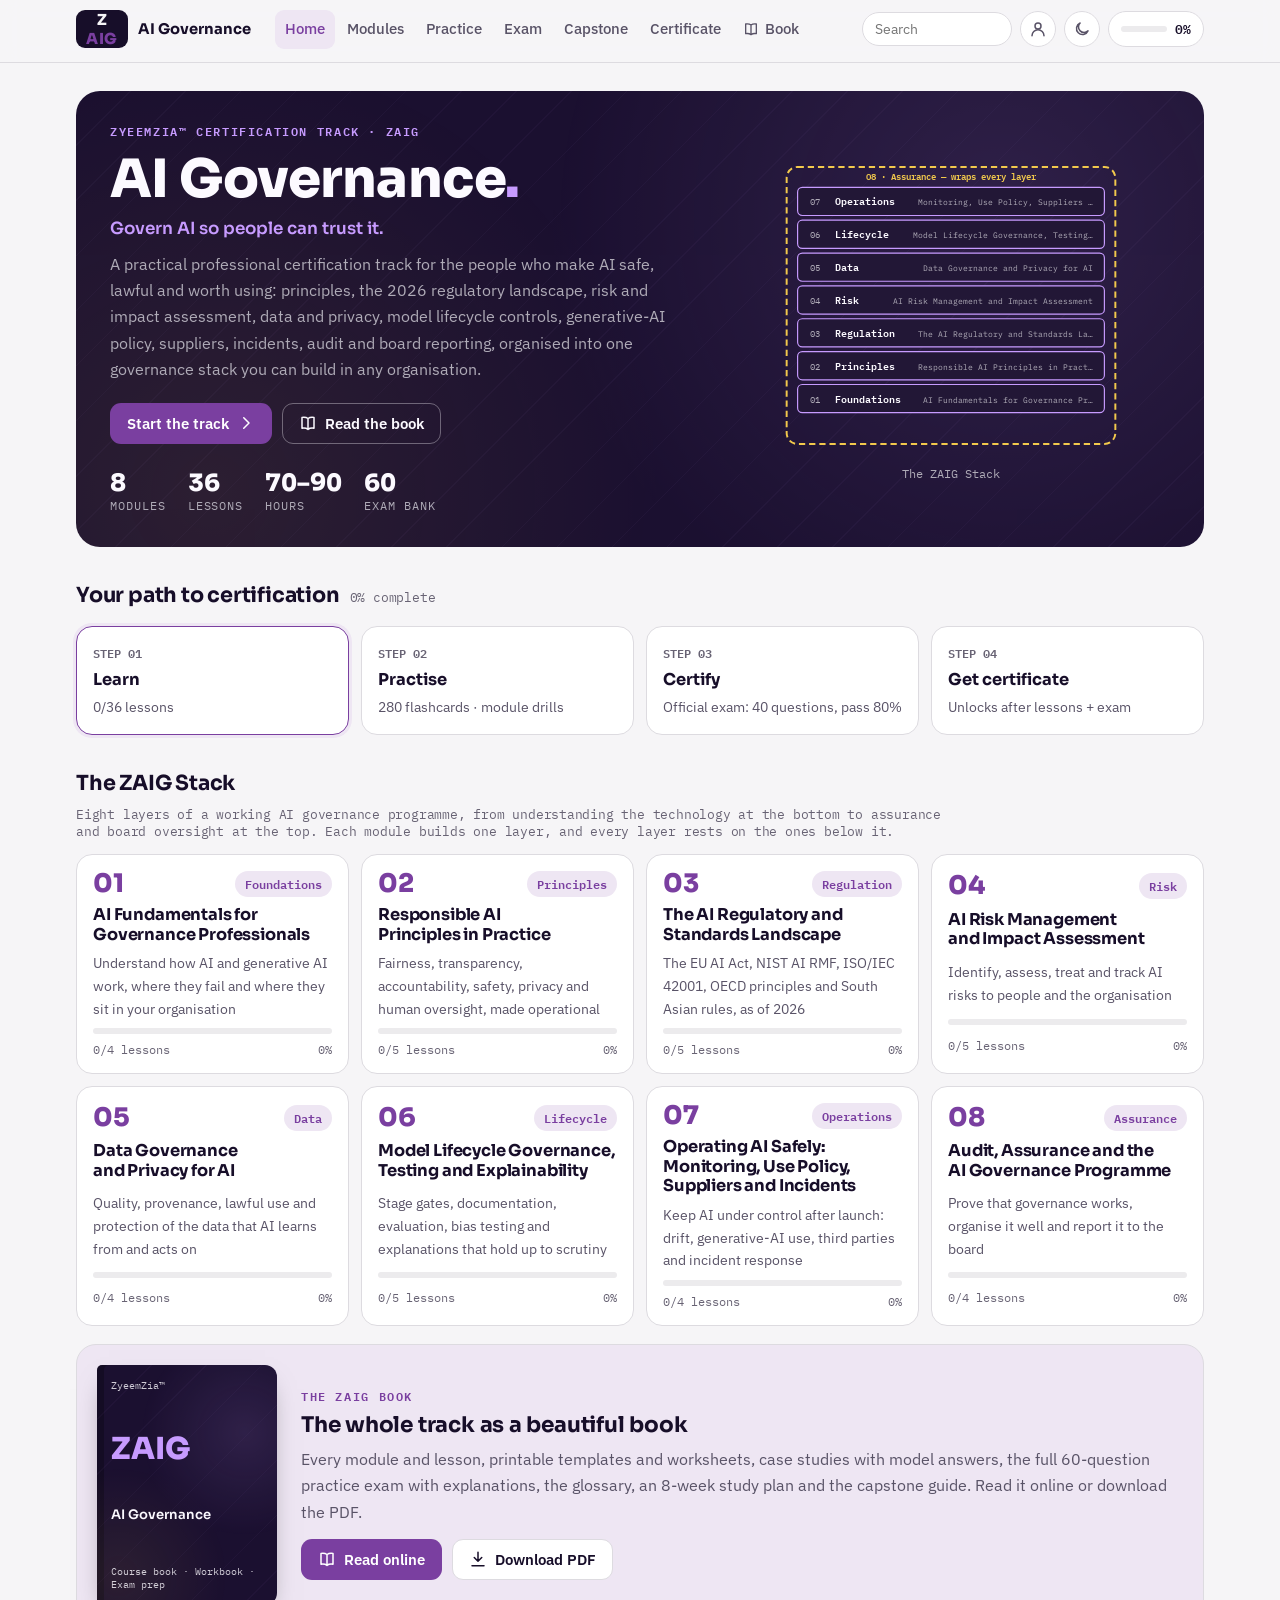
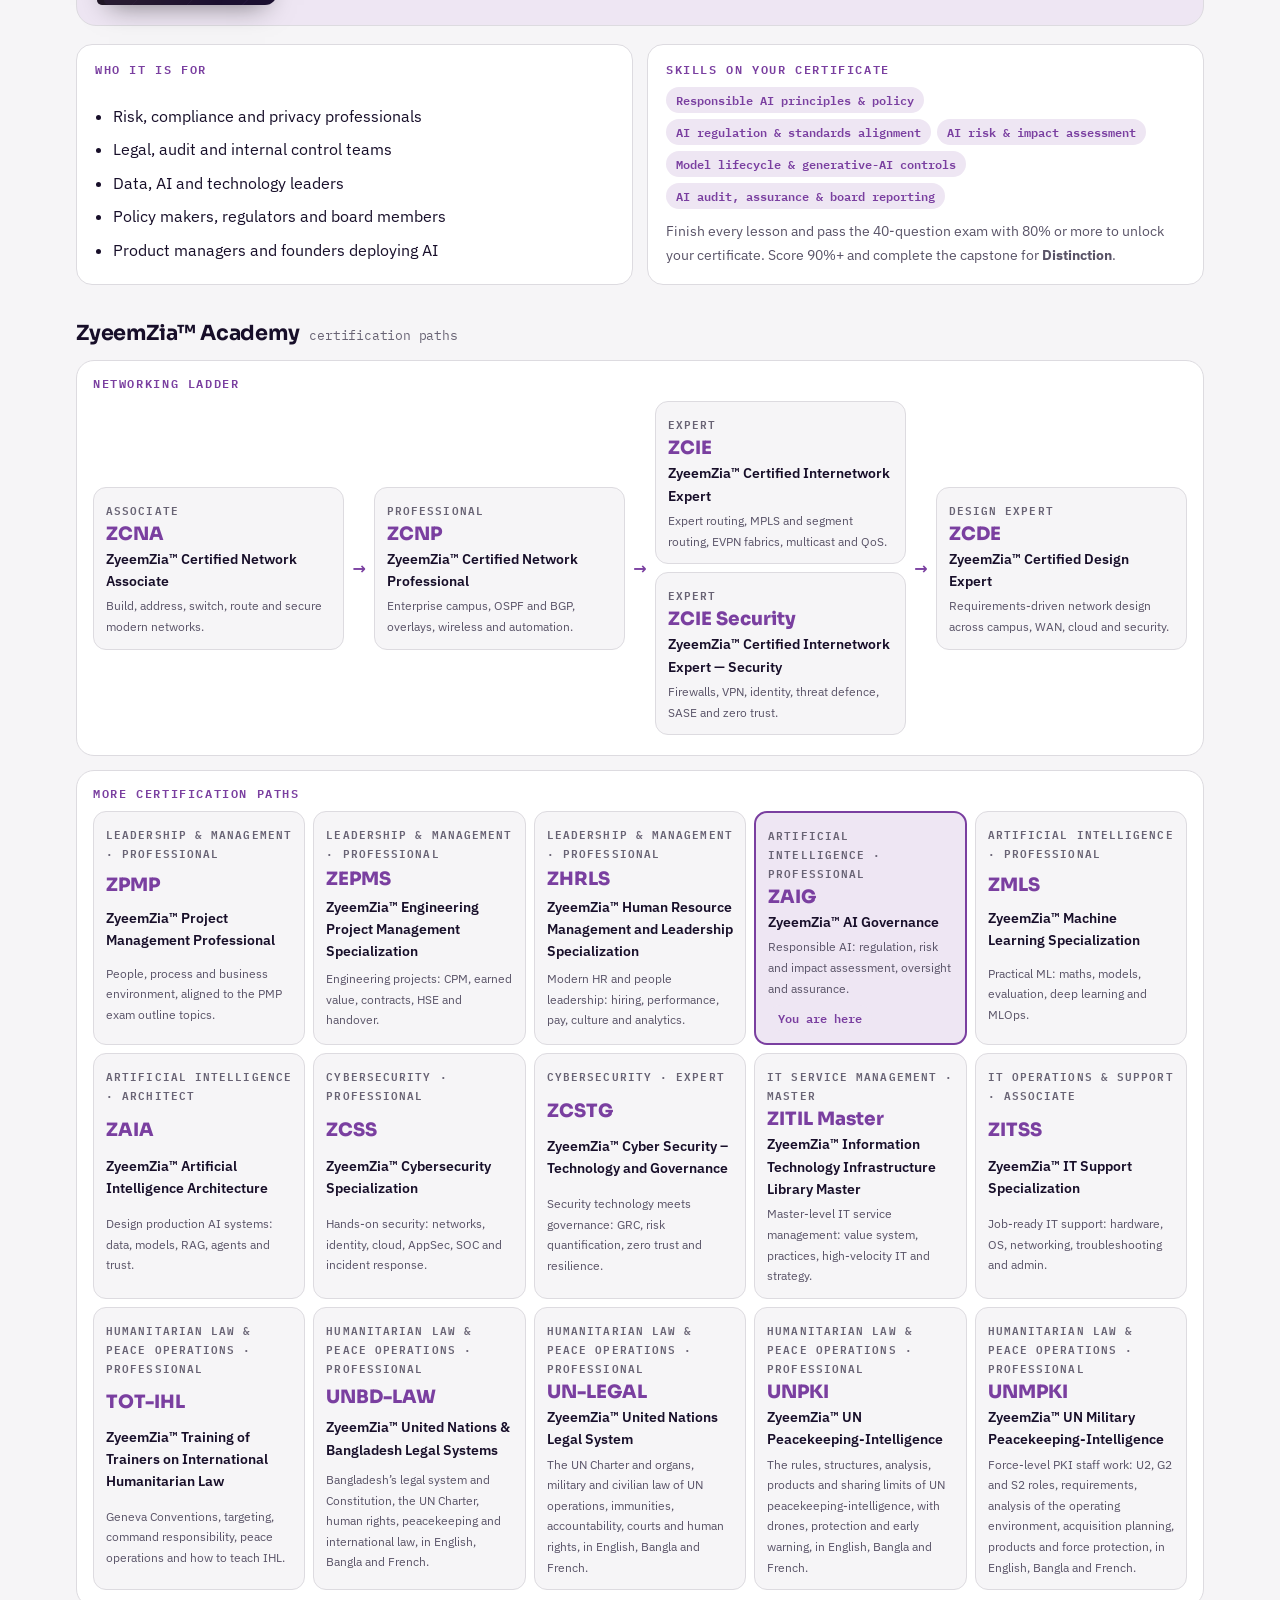
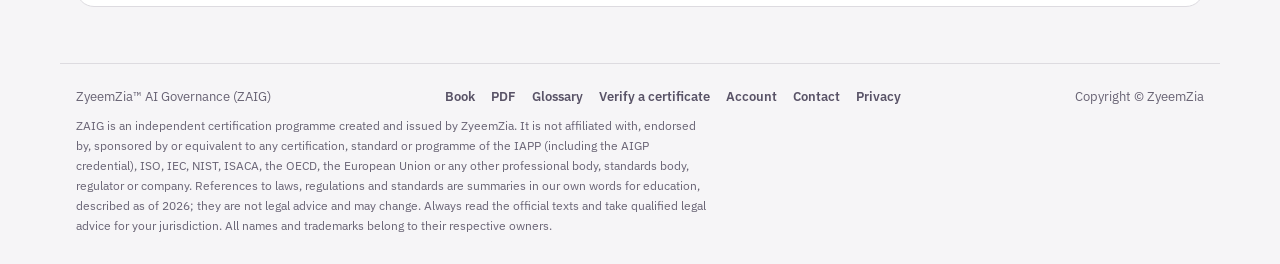
<file: index.html>
<!doctype html>
<html lang="en">
<head>
<meta charset="utf-8">
<meta name="viewport" content="width=device-width, initial-scale=1, viewport-fit=cover">
<title>ZyeemZia™ AI Governance (ZAIG)</title>
<meta name="description" content="ZyeemZia™ AI Governance (ZAIG): responsible AI in practice: principles, the EU AI Act, NIST AI RMF and ISO/IEC 42001, risk and impact assessment, model oversight, generative-AI policy and assurance. Free online course, smart book and certificate. Independent programme.">
<meta name="author" content="ZyeemZia">
<meta name="theme-color" content="#1b1030">
<link rel="icon" href="favicon.svg" type="image/svg+xml">
<link rel="canonical" href="https://zaig.zyeemzia.com/">
<meta property="og:type" content="website">
<meta property="og:site_name" content="ZyeemZia™ Certification Tracks">
<meta property="og:title" content="ZyeemZia™ AI Governance (ZAIG)">
<meta property="og:description" content="ZyeemZia™ AI Governance (ZAIG): responsible AI in practice: principles, the EU AI Act, NIST AI RMF and ISO/IEC 42001, risk and impact assessment, model oversight, generative-AI policy and assurance. Free online course, smart book and certificate. Independent programme.">
<meta property="og:url" content="https://zaig.zyeemzia.com/">
<meta property="og:image" content="https://zaig.zyeemzia.com/og-image.png">
<meta property="og:image:width" content="1200">
<meta property="og:image:height" content="630">
<meta name="twitter:card" content="summary_large_image">
<meta name="twitter:image" content="https://zaig.zyeemzia.com/og-image.png">
<script>try{var z=JSON.parse(localStorage.getItem("zaig.v1")||"{}").theme;if(z==="dark"||z==="light")document.documentElement.setAttribute("data-theme",z)}catch(e){}</script>
<link rel="stylesheet" href="fonts.css?v=66d4b9ed12">
<link rel="stylesheet" href="theme.css?v=fedbec45c5">
<link rel="preload" href="fonts/IBMPlexSans-400-latin-a68a20.woff2" as="font" type="font/woff2" crossorigin>
<link rel="preload" href="fonts/Sora-500-latin-4fa0aa.woff2" as="font" type="font/woff2" crossorigin>
<link rel="stylesheet" href="app.css?v=385b0e401c">
</head>
<body>
<header class="topbar">
  <div class="topbar-in">
    <a class="brand" href="#home" aria-label="ZAIG home"><span class="brand-mark">Z<i>AIG</i></span><span class="brand-text"><b>AI Governance</b><small>ZyeemZia™ Certification Track</small></span></a>
    <nav class="mainnav" id="mainnav" aria-label="Main"></nav>
    <div class="top-tools">
      <form class="search" id="searchForm" role="search"><input id="searchInput" type="search" placeholder="Search" aria-label="Search lessons and terms"></form>
      <a class="icon-btn search-icon" href="#search/" aria-label="Search"><svg viewBox="0 0 24 24" fill="none" stroke="currentColor" stroke-width="2" stroke-linecap="round" aria-hidden="true"><circle cx="11" cy="11" r="7"/><path d="M20 20l-4-4"/></svg></a>
      <a class="icon-btn" id="acctBtn" href="#account" aria-label="Sign in"></a>
      <button class="icon-btn" id="themeBtn" type="button" aria-label="Toggle dark mode"></button>
      <a class="prog-chip" id="progChip" href="#settings" aria-label="Your progress"></a>
    </div>
  </div>
  <div class="read-bar" id="readBar"></div>
</header>
<main id="view" class="view" tabindex="-1"><div class="boot" aria-label="Loading the course"><i></i><i></i><i></i></div></main>
<footer class="site-foot">
  <div class="row"><span>ZyeemZia™ AI Governance (ZAIG)</span><span style="display:flex;gap:16px;flex-wrap:wrap"><a href="book.html" target="_blank" rel="noopener">Book</a><a href="ZAIG-Book.pdf" download>PDF</a><a href="#glossary">Glossary</a><a href="#verify/">Verify a certificate</a><a href="#account">Account</a><a href="#contact">Contact</a><a href="privacy.html">Privacy</a></span><span>Copyright © ZyeemZia</span></div>
  <p class="disc" id="disc"></p>
</footer>
<nav class="tabbar" id="tabbar" aria-label="Main mobile"></nav>
<div class="toast" id="toast" role="status" aria-live="polite" hidden></div>
<script defer src="core.js?v=756f940ff2"></script>
<script defer src="figures.js?v=d0575e00c2"></script>
<script defer src="family.js?v=7f5398b318"></script>
<script defer src="data/track.js?v=9a4b7c6754"></script>
<script defer src="data/m1-4.js?v=0686fb5004"></script>
<script defer src="data/m5-8.js?v=df3a7059c4"></script>
<script defer src="app.js?v=317a90ee0c"></script>
</body>
</html>
</file>
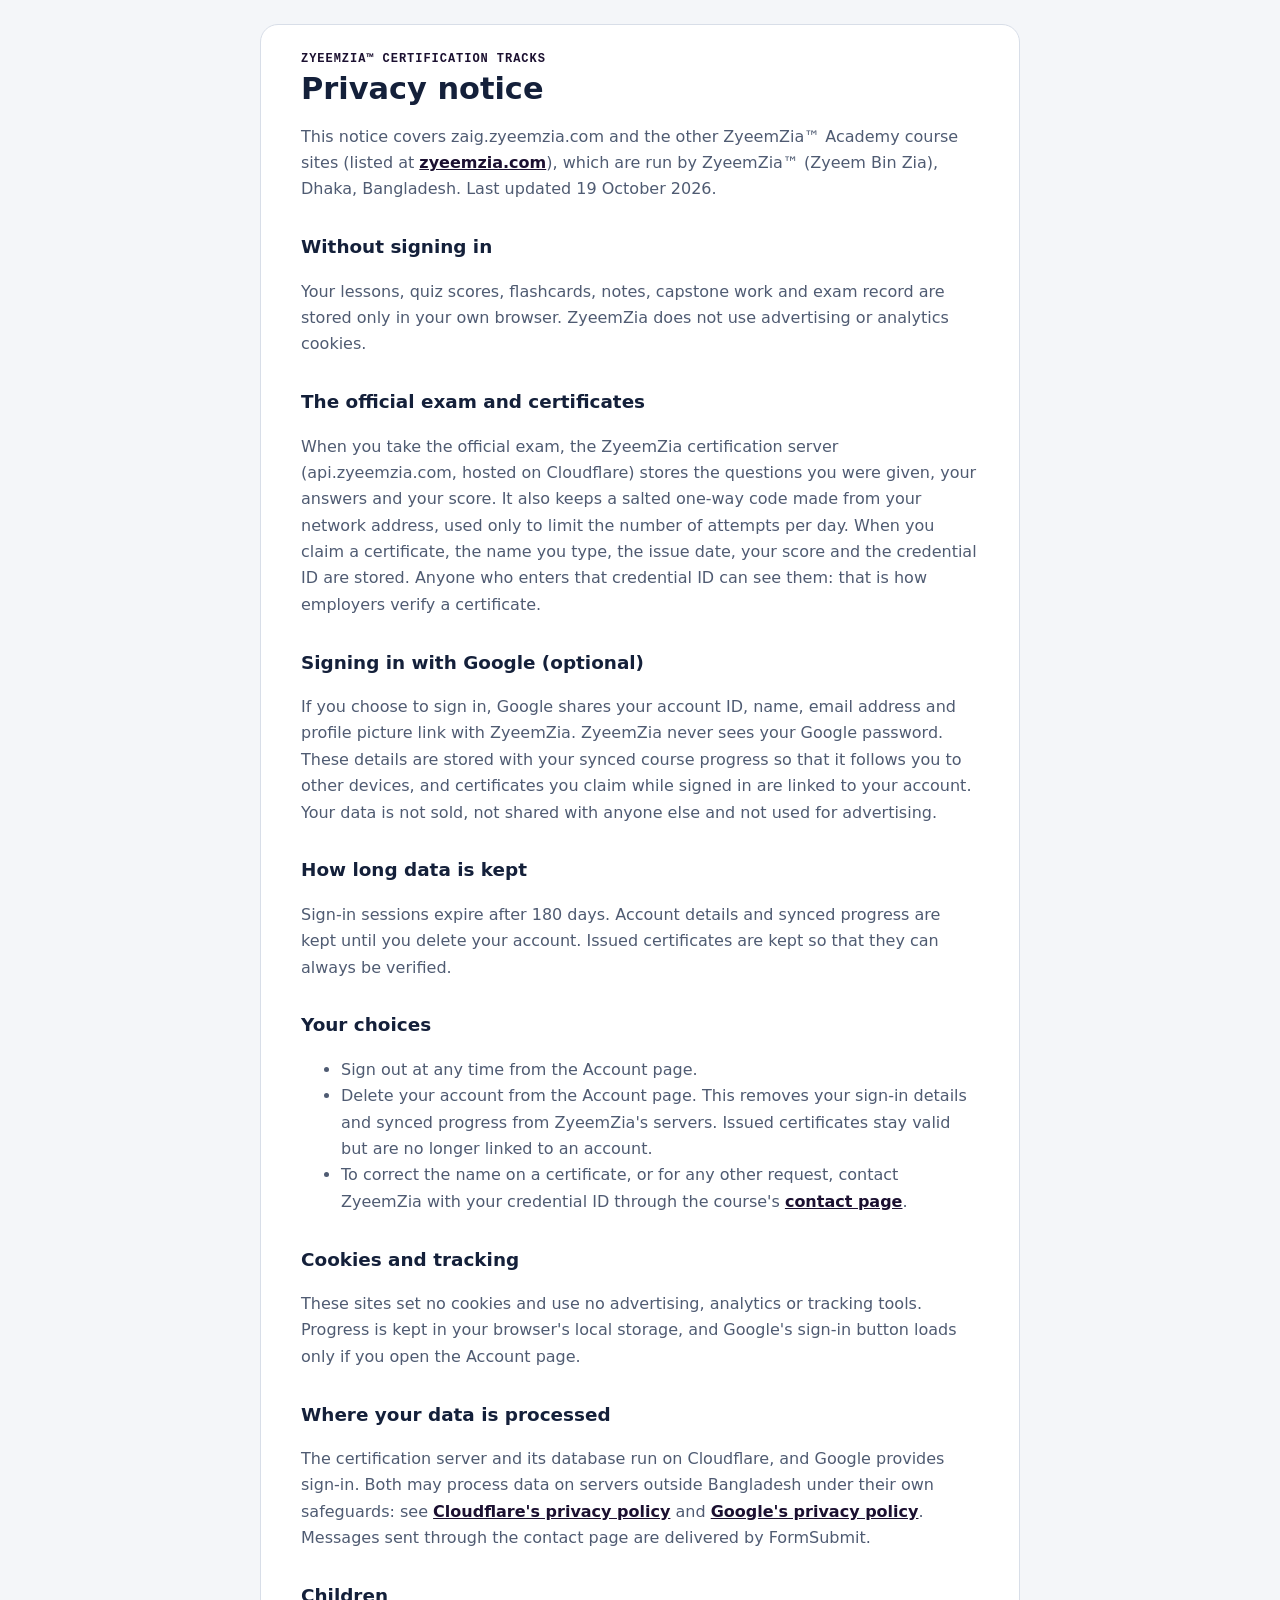
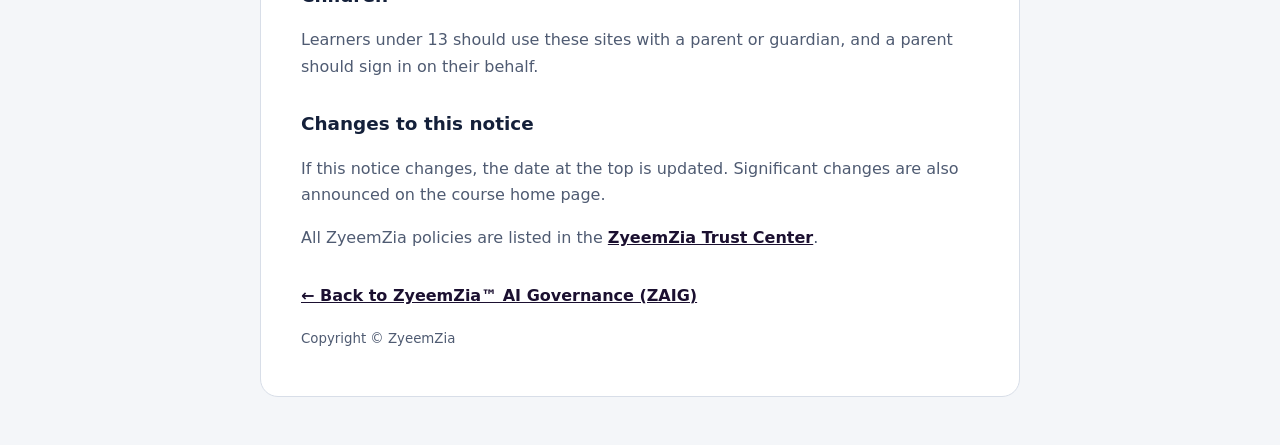
<file: privacy.html>
<!doctype html>
<html lang="en"><head><meta charset="utf-8"><meta name="viewport" content="width=device-width, initial-scale=1">
<title>Privacy notice · ZyeemZia™ ZAIG</title><meta name="description" content="How the ZyeemZia certification tracks handle your data."><link rel="icon" href="favicon.svg" type="image/svg+xml">
<style>:root{--bg:#f4f6f9;--card:#fff;--ink:#14203a;--mut:#4f5b72;--line:#d8dee8;--acc:#1b1030}@media (prefers-color-scheme:dark){:root{--bg:#0b1120;--card:#121a2c;--ink:#e8edf6;--mut:#a6b2c8;--line:#26324a;--acc:#c79bff;color-scheme:dark}}
*{box-sizing:border-box}body{margin:0;background:var(--bg);color:var(--ink);font:16px/1.65 "Segoe UI",system-ui,sans-serif;padding:24px 16px 48px}main{max-width:760px;margin:0 auto;background:var(--card);border:1px solid var(--line);border-radius:18px;padding:28px clamp(18px,5vw,40px)}
h1{font-size:1.9rem;line-height:1.2;margin:.2em 0 .4em}h2{font-size:1.15rem;margin:1.6em 0 .3em}p,li{color:var(--mut)}a{color:var(--acc);font-weight:600}.eb{font:700 .75rem/1 ui-monospace,Consolas,monospace;letter-spacing:.08em;text-transform:uppercase;color:var(--acc)}small{color:var(--mut)}</style></head>
<body><main>
<div class="eb">ZyeemZia™ certification tracks</div>
<h1>Privacy notice</h1>
<p>This notice covers zaig.zyeemzia.com and the other ZyeemZia™ Academy course sites (listed at <a href="https://zyeemzia.com/#academy">zyeemzia.com</a>), which are run by ZyeemZia™ (Zyeem Bin Zia), Dhaka, Bangladesh. Last updated 19 October 2026.</p>
<h2>Without signing in</h2>
<p>Your lessons, quiz scores, flashcards, notes, capstone work and exam record are stored only in your own browser. ZyeemZia does not use advertising or analytics cookies.</p>
<h2>The official exam and certificates</h2>
<p>When you take the official exam, the ZyeemZia certification server (api.zyeemzia.com, hosted on Cloudflare) stores the questions you were given, your answers and your score. It also keeps a salted one-way code made from your network address, used only to limit the number of attempts per day. When you claim a certificate, the name you type, the issue date, your score and the credential ID are stored. Anyone who enters that credential ID can see them: that is how employers verify a certificate.</p>
<h2>Signing in with Google (optional)</h2>
<p>If you choose to sign in, Google shares your account ID, name, email address and profile picture link with ZyeemZia. ZyeemZia never sees your Google password. These details are stored with your synced course progress so that it follows you to other devices, and certificates you claim while signed in are linked to your account. Your data is not sold, not shared with anyone else and not used for advertising.</p>
<h2>How long data is kept</h2>
<p>Sign-in sessions expire after 180 days. Account details and synced progress are kept until you delete your account. Issued certificates are kept so that they can always be verified.</p>
<h2>Your choices</h2>
<ul><li>Sign out at any time from the Account page.</li><li>Delete your account from the Account page. This removes your sign-in details and synced progress from ZyeemZia's servers. Issued certificates stay valid but are no longer linked to an account.</li><li>To correct the name on a certificate, or for any other request, contact ZyeemZia with your credential ID through the course's <a href="./#contact">contact page</a>.</li></ul>
<h2>Cookies and tracking</h2>
<p>These sites set no cookies and use no advertising, analytics or tracking tools. Progress is kept in your browser's local storage, and Google's sign-in button loads only if you open the Account page.</p>
<h2>Where your data is processed</h2>
<p>The certification server and its database run on Cloudflare, and Google provides sign-in. Both may process data on servers outside Bangladesh under their own safeguards: see <a href="https://www.cloudflare.com/privacypolicy/">Cloudflare's privacy policy</a> and <a href="https://policies.google.com/privacy">Google's privacy policy</a>. Messages sent through the contact page are delivered by FormSubmit.</p>
<h2>Children</h2>
<p>Learners under 13 should use these sites with a parent or guardian, and a parent should sign in on their behalf.</p>
<h2>Changes to this notice</h2>
<p>If this notice changes, the date at the top is updated. Significant changes are also announced on the course home page.</p>
<p>All ZyeemZia policies are listed in the <a href="https://policy.zyeemzia.com/">ZyeemZia Trust Center</a>.</p>
<p style="margin-top:2em"><a href="./">← Back to ZyeemZia™ AI Governance (ZAIG)</a></p>
<p><small>Copyright © ZyeemZia</small></p>
</main></body></html>
</file>
<file: fonts.css>
/* Bundled Google Fonts (SIL Open Font License) for offline use and PDF printing */
@font-face {
  font-family: 'Archivo';
  font-style: normal;
  font-weight: 600;
  font-stretch: 100%;
  font-display: swap;
  src: url(fonts/Archivo-600-latin-ext-20ba07.woff2) format('woff2');
  unicode-range: U+0100-02BA, U+02BD-02C5, U+02C7-02CC, U+02CE-02D7, U+02DD-02FF, U+0304, U+0308, U+0329, U+1D00-1DBF, U+1E00-1E9F, U+1EF2-1EFF, U+2020, U+20A0-20AB, U+20AD-20C4, U+2113, U+2C60-2C7F, U+A720-A7FF;
}
@font-face {
  font-family: 'Archivo';
  font-style: normal;
  font-weight: 600;
  font-stretch: 100%;
  font-display: swap;
  src: url(fonts/Archivo-600-latin-79dc5e.woff2) format('woff2');
  unicode-range: U+0000-00FF, U+0131, U+0152-0153, U+02BB-02BC, U+02C6, U+02DA, U+02DC, U+0304, U+0308, U+0329, U+2000-206F, U+20AC, U+2122, U+2191, U+2193, U+2212, U+2215, U+FEFF, U+FFFD;
}
@font-face {
  font-family: 'Archivo';
  font-style: normal;
  font-weight: 700;
  font-stretch: 100%;
  font-display: swap;
  src: url(fonts/Archivo-600-latin-ext-20ba07.woff2) format('woff2');
  unicode-range: U+0100-02BA, U+02BD-02C5, U+02C7-02CC, U+02CE-02D7, U+02DD-02FF, U+0304, U+0308, U+0329, U+1D00-1DBF, U+1E00-1E9F, U+1EF2-1EFF, U+2020, U+20A0-20AB, U+20AD-20C4, U+2113, U+2C60-2C7F, U+A720-A7FF;
}
@font-face {
  font-family: 'Archivo';
  font-style: normal;
  font-weight: 700;
  font-stretch: 100%;
  font-display: swap;
  src: url(fonts/Archivo-600-latin-79dc5e.woff2) format('woff2');
  unicode-range: U+0000-00FF, U+0131, U+0152-0153, U+02BB-02BC, U+02C6, U+02DA, U+02DC, U+0304, U+0308, U+0329, U+2000-206F, U+20AC, U+2122, U+2191, U+2193, U+2212, U+2215, U+FEFF, U+FFFD;
}
@font-face {
  font-family: 'Archivo';
  font-style: normal;
  font-weight: 800;
  font-stretch: 100%;
  font-display: swap;
  src: url(fonts/Archivo-600-latin-ext-20ba07.woff2) format('woff2');
  unicode-range: U+0100-02BA, U+02BD-02C5, U+02C7-02CC, U+02CE-02D7, U+02DD-02FF, U+0304, U+0308, U+0329, U+1D00-1DBF, U+1E00-1E9F, U+1EF2-1EFF, U+2020, U+20A0-20AB, U+20AD-20C4, U+2113, U+2C60-2C7F, U+A720-A7FF;
}
@font-face {
  font-family: 'Archivo';
  font-style: normal;
  font-weight: 800;
  font-stretch: 100%;
  font-display: swap;
  src: url(fonts/Archivo-600-latin-79dc5e.woff2) format('woff2');
  unicode-range: U+0000-00FF, U+0131, U+0152-0153, U+02BB-02BC, U+02C6, U+02DA, U+02DC, U+0304, U+0308, U+0329, U+2000-206F, U+20AC, U+2122, U+2191, U+2193, U+2212, U+2215, U+FEFF, U+FFFD;
}
@font-face {
  font-family: 'IBM Plex Mono';
  font-style: normal;
  font-weight: 400;
  font-display: swap;
  src: url(fonts/IBMPlexMono-400-latin-ext-7f25d9.woff2) format('woff2');
  unicode-range: U+0100-02BA, U+02BD-02C5, U+02C7-02CC, U+02CE-02D7, U+02DD-02FF, U+0304, U+0308, U+0329, U+1D00-1DBF, U+1E00-1E9F, U+1EF2-1EFF, U+2020, U+20A0-20AB, U+20AD-20C4, U+2113, U+2C60-2C7F, U+A720-A7FF;
}
@font-face {
  font-family: 'IBM Plex Mono';
  font-style: normal;
  font-weight: 400;
  font-display: swap;
  src: url(fonts/IBMPlexMono-400-latin-d196e8.woff2) format('woff2');
  unicode-range: U+0000-00FF, U+0131, U+0152-0153, U+02BB-02BC, U+02C6, U+02DA, U+02DC, U+0304, U+0308, U+0329, U+2000-206F, U+20AC, U+2122, U+2191, U+2193, U+2212, U+2215, U+FEFF, U+FFFD;
}
@font-face {
  font-family: 'IBM Plex Mono';
  font-style: normal;
  font-weight: 600;
  font-display: swap;
  src: url(fonts/IBMPlexMono-600-latin-ext-bf8910.woff2) format('woff2');
  unicode-range: U+0100-02BA, U+02BD-02C5, U+02C7-02CC, U+02CE-02D7, U+02DD-02FF, U+0304, U+0308, U+0329, U+1D00-1DBF, U+1E00-1E9F, U+1EF2-1EFF, U+2020, U+20A0-20AB, U+20AD-20C4, U+2113, U+2C60-2C7F, U+A720-A7FF;
}
@font-face {
  font-family: 'IBM Plex Mono';
  font-style: normal;
  font-weight: 600;
  font-display: swap;
  src: url(fonts/IBMPlexMono-600-latin-9b8270.woff2) format('woff2');
  unicode-range: U+0000-00FF, U+0131, U+0152-0153, U+02BB-02BC, U+02C6, U+02DA, U+02DC, U+0304, U+0308, U+0329, U+2000-206F, U+20AC, U+2122, U+2191, U+2193, U+2212, U+2215, U+FEFF, U+FFFD;
}
@font-face {
  font-family: 'IBM Plex Sans';
  font-style: italic;
  font-weight: 400;
  font-stretch: 100%;
  font-display: swap;
  src: url(fonts/IBMPlexSans-400i-latin-ext-77f5d9.woff2) format('woff2');
  unicode-range: U+0100-02BA, U+02BD-02C5, U+02C7-02CC, U+02CE-02D7, U+02DD-02FF, U+0304, U+0308, U+0329, U+1D00-1DBF, U+1E00-1E9F, U+1EF2-1EFF, U+2020, U+20A0-20AB, U+20AD-20C4, U+2113, U+2C60-2C7F, U+A720-A7FF;
}
@font-face {
  font-family: 'IBM Plex Sans';
  font-style: italic;
  font-weight: 400;
  font-stretch: 100%;
  font-display: swap;
  src: url(fonts/IBMPlexSans-400i-latin-46a3d9.woff2) format('woff2');
  unicode-range: U+0000-00FF, U+0131, U+0152-0153, U+02BB-02BC, U+02C6, U+02DA, U+02DC, U+0304, U+0308, U+0329, U+2000-206F, U+20AC, U+2122, U+2191, U+2193, U+2212, U+2215, U+FEFF, U+FFFD;
}
@font-face {
  font-family: 'IBM Plex Sans';
  font-style: normal;
  font-weight: 400;
  font-stretch: 100%;
  font-display: swap;
  src: url(fonts/IBMPlexSans-400-latin-ext-71c30c.woff2) format('woff2');
  unicode-range: U+0100-02BA, U+02BD-02C5, U+02C7-02CC, U+02CE-02D7, U+02DD-02FF, U+0304, U+0308, U+0329, U+1D00-1DBF, U+1E00-1E9F, U+1EF2-1EFF, U+2020, U+20A0-20AB, U+20AD-20C4, U+2113, U+2C60-2C7F, U+A720-A7FF;
}
@font-face {
  font-family: 'IBM Plex Sans';
  font-style: normal;
  font-weight: 400;
  font-stretch: 100%;
  font-display: swap;
  src: url(fonts/IBMPlexSans-400-latin-a68a20.woff2) format('woff2');
  unicode-range: U+0000-00FF, U+0131, U+0152-0153, U+02BB-02BC, U+02C6, U+02DA, U+02DC, U+0304, U+0308, U+0329, U+2000-206F, U+20AC, U+2122, U+2191, U+2193, U+2212, U+2215, U+FEFF, U+FFFD;
}
@font-face {
  font-family: 'IBM Plex Sans';
  font-style: normal;
  font-weight: 500;
  font-stretch: 100%;
  font-display: swap;
  src: url(fonts/IBMPlexSans-400-latin-ext-71c30c.woff2) format('woff2');
  unicode-range: U+0100-02BA, U+02BD-02C5, U+02C7-02CC, U+02CE-02D7, U+02DD-02FF, U+0304, U+0308, U+0329, U+1D00-1DBF, U+1E00-1E9F, U+1EF2-1EFF, U+2020, U+20A0-20AB, U+20AD-20C4, U+2113, U+2C60-2C7F, U+A720-A7FF;
}
@font-face {
  font-family: 'IBM Plex Sans';
  font-style: normal;
  font-weight: 500;
  font-stretch: 100%;
  font-display: swap;
  src: url(fonts/IBMPlexSans-400-latin-a68a20.woff2) format('woff2');
  unicode-range: U+0000-00FF, U+0131, U+0152-0153, U+02BB-02BC, U+02C6, U+02DA, U+02DC, U+0304, U+0308, U+0329, U+2000-206F, U+20AC, U+2122, U+2191, U+2193, U+2212, U+2215, U+FEFF, U+FFFD;
}
@font-face {
  font-family: 'IBM Plex Sans';
  font-style: normal;
  font-weight: 600;
  font-stretch: 100%;
  font-display: swap;
  src: url(fonts/IBMPlexSans-400-latin-ext-71c30c.woff2) format('woff2');
  unicode-range: U+0100-02BA, U+02BD-02C5, U+02C7-02CC, U+02CE-02D7, U+02DD-02FF, U+0304, U+0308, U+0329, U+1D00-1DBF, U+1E00-1E9F, U+1EF2-1EFF, U+2020, U+20A0-20AB, U+20AD-20C4, U+2113, U+2C60-2C7F, U+A720-A7FF;
}
@font-face {
  font-family: 'IBM Plex Sans';
  font-style: normal;
  font-weight: 600;
  font-stretch: 100%;
  font-display: swap;
  src: url(fonts/IBMPlexSans-400-latin-a68a20.woff2) format('woff2');
  unicode-range: U+0000-00FF, U+0131, U+0152-0153, U+02BB-02BC, U+02C6, U+02DA, U+02DC, U+0304, U+0308, U+0329, U+2000-206F, U+20AC, U+2122, U+2191, U+2193, U+2212, U+2215, U+FEFF, U+FFFD;
}
@font-face {
  font-family: 'IBM Plex Sans';
  font-style: normal;
  font-weight: 700;
  font-stretch: 100%;
  font-display: swap;
  src: url(fonts/IBMPlexSans-400-latin-ext-71c30c.woff2) format('woff2');
  unicode-range: U+0100-02BA, U+02BD-02C5, U+02C7-02CC, U+02CE-02D7, U+02DD-02FF, U+0304, U+0308, U+0329, U+1D00-1DBF, U+1E00-1E9F, U+1EF2-1EFF, U+2020, U+20A0-20AB, U+20AD-20C4, U+2113, U+2C60-2C7F, U+A720-A7FF;
}
@font-face {
  font-family: 'IBM Plex Sans';
  font-style: normal;
  font-weight: 700;
  font-stretch: 100%;
  font-display: swap;
  src: url(fonts/IBMPlexSans-400-latin-a68a20.woff2) format('woff2');
  unicode-range: U+0000-00FF, U+0131, U+0152-0153, U+02BB-02BC, U+02C6, U+02DA, U+02DC, U+0304, U+0308, U+0329, U+2000-206F, U+20AC, U+2122, U+2191, U+2193, U+2212, U+2215, U+FEFF, U+FFFD;
}
@font-face {
  font-family: 'Sora';
  font-style: normal;
  font-weight: 500;
  font-display: swap;
  src: url(fonts/Sora-500-latin-ext-f9e5e3.woff2) format('woff2');
  unicode-range: U+0100-02BA, U+02BD-02C5, U+02C7-02CC, U+02CE-02D7, U+02DD-02FF, U+0304, U+0308, U+0329, U+1D00-1DBF, U+1E00-1E9F, U+1EF2-1EFF, U+2020, U+20A0-20AB, U+20AD-20C4, U+2113, U+2C60-2C7F, U+A720-A7FF;
}
@font-face {
  font-family: 'Sora';
  font-style: normal;
  font-weight: 500;
  font-display: swap;
  src: url(fonts/Sora-500-latin-4fa0aa.woff2) format('woff2');
  unicode-range: U+0000-00FF, U+0131, U+0152-0153, U+02BB-02BC, U+02C6, U+02DA, U+02DC, U+0304, U+0308, U+0329, U+2000-206F, U+20AC, U+2122, U+2191, U+2193, U+2212, U+2215, U+FEFF, U+FFFD;
}
@font-face {
  font-family: 'Sora';
  font-style: normal;
  font-weight: 600;
  font-display: swap;
  src: url(fonts/Sora-500-latin-ext-f9e5e3.woff2) format('woff2');
  unicode-range: U+0100-02BA, U+02BD-02C5, U+02C7-02CC, U+02CE-02D7, U+02DD-02FF, U+0304, U+0308, U+0329, U+1D00-1DBF, U+1E00-1E9F, U+1EF2-1EFF, U+2020, U+20A0-20AB, U+20AD-20C4, U+2113, U+2C60-2C7F, U+A720-A7FF;
}
@font-face {
  font-family: 'Sora';
  font-style: normal;
  font-weight: 600;
  font-display: swap;
  src: url(fonts/Sora-500-latin-4fa0aa.woff2) format('woff2');
  unicode-range: U+0000-00FF, U+0131, U+0152-0153, U+02BB-02BC, U+02C6, U+02DA, U+02DC, U+0304, U+0308, U+0329, U+2000-206F, U+20AC, U+2122, U+2191, U+2193, U+2212, U+2215, U+FEFF, U+FFFD;
}
@font-face {
  font-family: 'Sora';
  font-style: normal;
  font-weight: 700;
  font-display: swap;
  src: url(fonts/Sora-500-latin-ext-f9e5e3.woff2) format('woff2');
  unicode-range: U+0100-02BA, U+02BD-02C5, U+02C7-02CC, U+02CE-02D7, U+02DD-02FF, U+0304, U+0308, U+0329, U+1D00-1DBF, U+1E00-1E9F, U+1EF2-1EFF, U+2020, U+20A0-20AB, U+20AD-20C4, U+2113, U+2C60-2C7F, U+A720-A7FF;
}
@font-face {
  font-family: 'Sora';
  font-style: normal;
  font-weight: 700;
  font-display: swap;
  src: url(fonts/Sora-500-latin-4fa0aa.woff2) format('woff2');
  unicode-range: U+0000-00FF, U+0131, U+0152-0153, U+02BB-02BC, U+02C6, U+02DA, U+02DC, U+0304, U+0308, U+0329, U+2000-206F, U+20AC, U+2122, U+2191, U+2193, U+2212, U+2215, U+FEFF, U+FFFD;
}
@font-face {
  font-family: 'Sora';
  font-style: normal;
  font-weight: 800;
  font-display: swap;
  src: url(fonts/Sora-500-latin-ext-f9e5e3.woff2) format('woff2');
  unicode-range: U+0100-02BA, U+02BD-02C5, U+02C7-02CC, U+02CE-02D7, U+02DD-02FF, U+0304, U+0308, U+0329, U+1D00-1DBF, U+1E00-1E9F, U+1EF2-1EFF, U+2020, U+20A0-20AB, U+20AD-20C4, U+2113, U+2C60-2C7F, U+A720-A7FF;
}
@font-face {
  font-family: 'Sora';
  font-style: normal;
  font-weight: 800;
  font-display: swap;
  src: url(fonts/Sora-500-latin-4fa0aa.woff2) format('woff2');
  unicode-range: U+0000-00FF, U+0131, U+0152-0153, U+02BB-02BC, U+02C6, U+02DA, U+02DC, U+0304, U+0308, U+0329, U+2000-206F, U+20AC, U+2122, U+2191, U+2193, U+2212, U+2215, U+FEFF, U+FFFD;
}
</file>
<file: theme.css>
/* ZAIG — "governance stack": deep plum, orchid and gold; layered-ledger motif. */
:root {
  --bg: #f6f5f7; --surface: #ffffff; --surface-2: #ecebed; --ink: #170e29; --ink-2: #595367; --ink-3: #686374; --line: #dddbe0;
  --accent: #7a3fa0; --accent-ink: #ffffff; --accent-soft: #eee6f3; --accent-2: #7d5f00; --accent-2-soft: #ede9db;
  --good: #1d7a4b; --good-soft: #dcf1e4; --bad: #b42a2a; --bad-soft: #f9e2e0; --warn: #b77800; --warn-soft: #fbefd3; --on-status: #ffffff;
  --hero-bg: #1b1030; --hero-ink: #fcfaff; --hero-ink-2: #afabb7; --hero-accent: #c79bff;
  --motif: radial-gradient(circle at 82% 28%, rgba(199,155,255,0.24), transparent 46%), radial-gradient(circle at 12% 88%, rgba(242,201,76,0.16), transparent 42%), repeating-linear-gradient(135deg, transparent 0 38px, rgba(199,155,255,0.07) 38px 39px);
  --sg-line: #494059; --sg-accent: #c79bff; --sg-accent-2: #f2c94c; --sg-node: #221736; --sg-ink: #fcfaff; --sg-ink-2: #afabb7;
  --f-display: "Sora", "IBM Plex Sans", "Segoe UI", sans-serif; --f-body: "IBM Plex Sans", "Segoe UI", system-ui, sans-serif; --f-mono: "IBM Plex Mono", Consolas, monospace;
  --radius: 16px;
}
@media (prefers-color-scheme: dark) {
  :root:not([data-theme="light"]) {
  --bg: #0f091a; --surface: #160d26; --surface-2: #261c3a; --ink: #fcf9ff; --ink-2: #b6b3bd; --ink-3: #8f8a99; --line: #362d49;
  --accent: #c79bff; --accent-ink: #0f091a; --accent-soft: #342648; --accent-2: #f2c94c; --accent-2-soft: #332822;
  --good: #5bd39a; --good-soft: #10301f; --bad: #ff7a7a; --bad-soft: #3a1616; --warn: #f2b84c; --warn-soft: #3a2c10; --on-status: #0f091a;
  color-scheme: dark;
  }
}
:root[data-theme="dark"] {
  --bg: #0f091a; --surface: #160d26; --surface-2: #261c3a; --ink: #fcf9ff; --ink-2: #b6b3bd; --ink-3: #8f8a99; --line: #362d49;
  --accent: #c79bff; --accent-ink: #0f091a; --accent-soft: #342648; --accent-2: #f2c94c; --accent-2-soft: #332822;
  --good: #5bd39a; --good-soft: #10301f; --bad: #ff7a7a; --bad-soft: #3a1616; --warn: #f2b84c; --warn-soft: #3a2c10; --on-status: #0f091a;
  color-scheme: dark;
}
</file>
<file: app.css>
/* ZyeemZia certification engine — site styles. Colours and faces come from theme.css (per track). */
* { box-sizing: border-box; }
[hidden] { display: none !important; }
html { -webkit-text-size-adjust: 100%; }
body { margin: 0; background: var(--bg); color: var(--ink); font: 16px/1.65 var(--f-body); }
a { color: var(--accent); }
button { font: inherit; color: inherit; }
:focus-visible { outline: 3px solid var(--accent-2); outline-offset: 2px; border-radius: 6px; }
h1, h2, h3, h4 { margin: 0; line-height: 1.2; text-wrap: balance; font-family: var(--f-display); letter-spacing: -.01em; }
p { margin: 0; }
code { font: .9em var(--f-mono); background: var(--surface-2); padding: 1px 6px; border-radius: 5px; }
.muted { color: var(--ink-2); }
.eyebrow { font: 600 .72rem/1.2 var(--f-mono); letter-spacing: .14em; text-transform: uppercase; color: var(--accent); }

/* ---------- chrome ---------- */
.topbar { position: sticky; top: 0; padding-top: env(safe-area-inset-top, 0px); z-index: 30; background: color-mix(in srgb, var(--bg) 88%, transparent); backdrop-filter: blur(10px) saturate(1.3); -webkit-backdrop-filter: blur(10px) saturate(1.3); border-bottom: 1px solid var(--line); }
.topbar-in { max-width: 1160px; margin: 0 auto; display: flex; align-items: center; gap: 16px; padding-block: 10px; padding-left: max(16px, env(safe-area-inset-left, 0px)); padding-right: max(16px, env(safe-area-inset-right, 0px)); }
.brand { display: flex; align-items: center; gap: 10px; text-decoration: none; color: var(--ink); flex-shrink: 0; }
.brand-mark { height: 38px; padding: 0 10px; display: grid; place-items: center; background: var(--ink); color: var(--bg); font: 800 .95rem var(--f-display); letter-spacing: .04em; border-radius: 9px; }
.brand-mark i { font-style: normal; color: var(--accent); }
.brand-text { display: flex; flex-direction: column; line-height: 1.15; }
.brand-text b { font: 700 .92rem var(--f-display); }
.brand-text small { font: 500 .7rem var(--f-mono); color: var(--ink-2); letter-spacing: .04em; }
.mainnav { display: flex; gap: 2px; margin-left: 8px; }
.mainnav a { text-decoration: none; color: var(--ink-2); padding: 7px 10px; border-radius: 9px; font-weight: 500; font-size: .93rem; white-space: nowrap; display: inline-flex; gap: 6px; align-items: center; }
.mainnav a:hover { background: var(--surface-2); color: var(--ink); }
.mainnav a[aria-current="page"] { color: var(--accent); background: var(--accent-soft); }
.mainnav svg { width: 16px; height: 16px; }
.top-tools { margin-left: auto; display: flex; gap: 8px; align-items: center; }
.icon-btn { width: 36px; height: 36px; border-radius: 50%; border: 1px solid var(--line); background: var(--surface); display: grid; place-items: center; cursor: pointer; color: var(--ink-2); }
.icon-btn svg, .btn svg, .tabbar svg { width: 18px; height: 18px; }
.prog-chip { display: inline-flex; align-items: center; gap: 8px; text-decoration: none; color: var(--ink); font: 600 .82rem var(--f-mono); background: var(--surface); border: 1px solid var(--line); padding: 6px 12px; border-radius: 999px; font-variant-numeric: tabular-nums; white-space: nowrap; }
.prog-chip i { width: 46px; height: 6px; border-radius: 9px; background: var(--surface-2); overflow: hidden; display: inline-block; }
.prog-chip i b { display: block; height: 100%; background: var(--accent); }
.read-bar { height: 3px; width: 100%; background: var(--accent); transform: scaleX(0); transform-origin: 0 50%; transition: transform .15s; }
.tabbar { display: none; }
.view { max-width: 1160px; margin: 0 auto; outline: none; padding-block: 28px 56px; padding-left: max(16px, env(safe-area-inset-left, 0px)); padding-right: max(16px, env(safe-area-inset-right, 0px)); }
.site-foot { max-width: 1160px; margin: 0 auto; padding-block: 22px 28px; padding-left: max(16px, env(safe-area-inset-left, 0px)); padding-right: max(16px, env(safe-area-inset-right, 0px)); border-top: 1px solid var(--line); color: var(--ink-3); font-size: .82rem; display: grid; gap: 8px; }
.site-foot .row { display: flex; gap: 8px 18px; flex-wrap: wrap; justify-content: space-between; }
.site-foot a { color: var(--ink-2); text-decoration: none; font-weight: 600; }
.site-foot .disc { font-size: .76rem; max-width: 90ch; }

/* ---------- common ---------- */
.btn { display: inline-flex; align-items: center; justify-content: center; gap: 8px; border: 1px solid var(--line); background: var(--surface); color: var(--ink); padding: 10px 16px; border-radius: 11px; cursor: pointer; font-weight: 600; text-decoration: none; font-size: .95rem; line-height: 1.25; }
.btn:hover { border-color: var(--ink-3); }
.btn-primary { background: var(--accent); color: var(--accent-ink); border-color: transparent; }
.btn-primary:hover { filter: brightness(1.07); border-color: transparent; }
.btn-dark { background: var(--ink); color: var(--bg); border-color: transparent; }
.btn-ghost { background: none; border-color: transparent; color: var(--ink-2); }
.btn-sm { padding: 6px 11px; font-size: .85rem; border-radius: 9px; }
.btn[disabled] { opacity: .45; cursor: not-allowed; }
.chip { display: inline-flex; align-items: center; gap: 5px; padding: 3px 10px; border-radius: 999px; font: 600 .76rem var(--f-mono); background: var(--surface-2); color: var(--ink-2); white-space: nowrap; }
.chip.ok { background: var(--good-soft); color: var(--good); }
.chip.acc { background: var(--accent-soft); color: var(--accent); }
.chips { display: flex; flex-wrap: wrap; gap: 6px; }
.card { background: var(--surface); border: 1px solid var(--line); border-radius: var(--radius); }
.page-head { display: grid; gap: 6px; margin-bottom: 22px; }
.page-title { font-size: clamp(1.7rem, 3.4vw, 2.4rem); }
.section-title { font-size: 1.3rem; margin: 36px 0 14px; display: flex; align-items: baseline; gap: 10px; flex-wrap: wrap; }
.section-title small { font: 500 .8rem var(--f-mono); color: var(--ink-3); }
.bar { height: 6px; border-radius: 9px; background: var(--surface-2); overflow: hidden; }
.bar > i { display: block; height: 100%; background: var(--accent); }
.empty { text-align: center; padding: 48px 20px; color: var(--ink-2); border: 1px dashed var(--line); border-radius: 18px; }

/* ---------- home ---------- */
.hero { position: relative; overflow: hidden; display: grid; grid-template-columns: minmax(0, 1.15fr) minmax(0, .85fr); gap: 28px; align-items: center; padding: 34px; border-radius: 24px; background: var(--hero-bg); color: var(--hero-ink); }
.hero .motif { position: absolute; inset: 0; pointer-events: none; opacity: .5; background: var(--motif); }
.hero > *:not(.motif) { position: relative; min-width: 0; }
.hero .eyebrow { color: var(--hero-accent); }
.hero h1 { font-size: clamp(2rem, 4.6vw, 3.3rem); font-weight: 800; margin: 10px 0 6px; color: var(--hero-ink); }
.hero h1 span { color: var(--hero-accent); }
.hero .tag { font: 600 1.05rem var(--f-display); color: var(--hero-accent); }
.hero .lead { color: var(--hero-ink-2); max-width: 58ch; margin-top: 12px; }
.hero-actions { display: flex; gap: 10px; flex-wrap: wrap; margin-top: 20px; }
.hero .btn:not(.btn-primary) { background: transparent; color: var(--hero-ink); border-color: color-mix(in srgb, var(--hero-ink) 35%, transparent); }
.hero-stats { display: flex; gap: 22px; flex-wrap: wrap; margin-top: 24px; }
.hero-stats div { display: grid; }
.hero-stats b { font: 800 1.5rem var(--f-display); color: var(--hero-ink); font-variant-numeric: tabular-nums; }
.hero-stats span { font: 500 .74rem var(--f-mono); color: var(--hero-ink-2); text-transform: uppercase; letter-spacing: .08em; }
.hero-sig { display: grid; justify-items: center; gap: 8px; }
.hero-sig .sg { width: 100%; max-width: 360px; height: auto; }
.hero-sig figcaption { font: 500 .78rem var(--f-mono); color: var(--hero-ink-2); text-align: center; }

.path { display: grid; grid-template-columns: repeat(4, minmax(0, 1fr)); gap: 12px; margin-top: 18px; }
.path-step { padding: 16px; border-radius: 16px; background: var(--surface); border: 1px solid var(--line); display: grid; gap: 6px; position: relative; }
.path-step .n { font: 700 .74rem var(--f-mono); color: var(--ink-3); }
.path-step b { font: 700 1.02rem var(--f-display); }
.path-step small { color: var(--ink-2); font-size: .85rem; }
.path-step.done { border-color: var(--good); }
.path-step.done .n { color: var(--good); }
.path-step.now { border-color: var(--accent); box-shadow: 0 0 0 3px var(--accent-soft); }

.mod-grid { display: grid; grid-template-columns: repeat(4, minmax(0, 1fr)); gap: 12px; }
.mod-card { display: grid; gap: 8px; padding: 16px; border-radius: 16px; background: var(--surface); border: 1px solid var(--line); text-decoration: none; color: var(--ink); transition: transform .15s, border-color .15s; min-width: 0; }
.mod-card:hover { transform: translateY(-2px); border-color: var(--accent); }
.mod-top { display: flex; justify-content: space-between; align-items: center; }
.mod-num { font: 800 1.6rem/1 var(--f-display); color: var(--accent); }
.mod-card h3 { font-size: 1.02rem; }
.mod-card p { font-size: .86rem; color: var(--ink-2); }
.mod-card .meta { display: flex; justify-content: space-between; font: 500 .74rem var(--f-mono); color: var(--ink-3); }
.book-banner { display: grid; grid-template-columns: 180px minmax(0, 1fr); gap: 24px; align-items: center; padding: 20px; border-radius: 20px; background: var(--accent-soft); border: 1px solid var(--line); margin-top: 18px; }
.bb-cover { aspect-ratio: 3/4; border-radius: 5px 12px 12px 5px; background: var(--hero-bg); color: var(--hero-ink); padding: 14px; display: flex; flex-direction: column; justify-content: space-between; text-decoration: none; box-shadow: inset 7px 0 0 rgba(0,0,0,.25), 0 12px 26px -12px rgba(0,0,0,.5); position: relative; overflow: hidden; transition: transform .2s; }
.bb-cover:hover { transform: rotate(-2deg) translateY(-3px); }
.bb-cover .motif { position: absolute; inset: 0; background: var(--motif); opacity: .5; }
.bb-cover > *:not(.motif) { position: relative; }
.bb-cover b { font: 800 1.9rem/1 var(--f-display); color: var(--hero-accent); }
.bb-cover span { font: 600 .82rem/1.3 var(--f-display); }
.bb-cover small { font: 500 .62rem var(--f-mono); opacity: .8; }
.bb-text { display: grid; gap: 8px; min-width: 0; }
.bb-text h2 { font-size: 1.35rem; }
.two { display: grid; grid-template-columns: minmax(0, 1fr) minmax(0, 1fr); gap: 14px; }
.list-card { padding: 18px; display: grid; gap: 10px; }
.list-card ul { margin: 0; padding-left: 18px; display: grid; gap: 4px; }

/* ---------- module & lesson ---------- */
.crumbs { display: flex; gap: 8px; align-items: center; font-size: .85rem; color: var(--ink-2); flex-wrap: wrap; }
.crumbs a { color: var(--ink-2); text-decoration: none; }
.mod-hero { padding: 26px; border-radius: 20px; background: var(--surface); border: 1px solid var(--line); display: grid; grid-template-columns: auto minmax(0, 1fr); gap: 22px; margin: 14px 0 22px; align-items: start; }
.mod-big { font: 800 4rem/1 var(--f-display); color: var(--accent); }
.outcomes { margin: 12px 0 0; padding: 0; list-style: none; display: grid; gap: 6px; }
.outcomes li { display: flex; gap: 10px; }
.outcomes li::before { content: ""; width: 8px; height: 8px; margin-top: .6em; flex-shrink: 0; background: var(--accent); border-radius: 2px; }
.lesson-list { display: grid; gap: 10px; }
.lesson-row { display: grid; grid-template-columns: 54px minmax(0, 1fr) auto; gap: 14px; align-items: center; padding: 14px 16px; border-radius: 14px; background: var(--surface); border: 1px solid var(--line); text-decoration: none; color: var(--ink); }
.lesson-row:hover { border-color: var(--accent); }
.lesson-row .ln { font: 700 1.15rem var(--f-mono); color: var(--ink-3); text-align: center; }
.lesson-row.done .ln { color: var(--good); }
.lesson-row b { font-family: var(--f-display); }
.lesson-row small { display: block; color: var(--ink-2); }
.lesson { max-width: 840px; margin: 0 auto; }
.lesson-head { margin: 14px 0 22px; padding: 24px; border-radius: 20px; background: var(--surface); border: 1px solid var(--line); border-top: 5px solid var(--accent); }
.lesson-head h1 { font-size: clamp(1.5rem, 3.2vw, 2.1rem); margin: 6px 0; }
.objectives { margin: 12px 0 0; padding: 12px 14px; list-style: none; display: grid; gap: 6px; background: var(--surface-2); border-radius: 12px; font-size: .95rem; }
.objectives li::before { content: "→ "; color: var(--accent); font-weight: 700; }
.blocks { display: grid; gap: 18px; }
.blk-title { font-size: 1.12rem; margin-bottom: 8px; }
.b-text { font-size: 1.04rem; }
.callout { padding: 14px 16px; border-radius: 14px; border-left: 4px solid var(--c); background: color-mix(in srgb, var(--c) 9%, var(--surface)); }
.callout .ct { font: 700 .72rem var(--f-mono); letter-spacing: .12em; text-transform: uppercase; color: var(--c); display: block; margin-bottom: 4px; }
.callout b.h { display: block; font-family: var(--f-display); margin-bottom: 2px; }
.callout.insight { --c: var(--accent-2); } .callout.warning { --c: var(--bad); } .callout.example { --c: var(--good); } .callout.pro { --c: var(--accent); } .callout.definition { --c: var(--ink-2); }
.keypoints { padding: 16px 18px; border-radius: 14px; background: var(--surface); border: 1px solid var(--line); }
.keypoints ul { margin: 0; padding: 0; list-style: none; display: grid; gap: 8px; }
.keypoints li { display: grid; grid-template-columns: 22px minmax(0, 1fr); }
.keypoints li::before { content: "✓"; color: var(--accent); font-weight: 800; }
.tbl { overflow-x: auto; border: 1px solid var(--line); border-radius: 14px; background: var(--surface); }
table { width: 100%; border-collapse: collapse; font-size: .93rem; }
th, td { text-align: left; padding: 9px 12px; border-bottom: 1px solid var(--line); vertical-align: top; }
th { background: var(--surface-2); font: 600 .78rem var(--f-mono); letter-spacing: .04em; color: var(--ink-2); text-transform: uppercase; }
tr:last-child td { border-bottom: 0; }
.steps { margin: 0; padding: 0; list-style: none; counter-reset: st; display: grid; gap: 10px; }
.steps li { counter-increment: st; display: grid; grid-template-columns: 38px minmax(0, 1fr); gap: 12px; padding: 12px 14px; border-radius: 14px; background: var(--surface); border: 1px solid var(--line); }
.steps li::before { content: counter(st, decimal-leading-zero); font: 700 .95rem var(--f-mono); color: var(--accent); padding-top: 2px; }
.steps b { font-family: var(--f-display); display: block; }
.fw { display: grid; grid-template-columns: repeat(auto-fill, minmax(200px, 1fr)); gap: 10px; }
.fw-card { padding: 14px; border-radius: 14px; background: var(--surface); border: 1px solid var(--line); display: grid; gap: 4px; align-content: start; }
.fw-card .lab { font: 800 .82rem var(--f-mono); color: var(--accent-ink); background: var(--accent); justify-self: start; padding: 2px 8px; border-radius: 6px; }
.fw-card b { font-family: var(--f-display); }
.fw-card p { font-size: .9rem; color: var(--ink-2); }
.cmp { display: grid; grid-template-columns: repeat(var(--n), minmax(0, 1fr)); gap: 10px; }
.cmp-col { padding: 14px; border-radius: 14px; background: var(--surface); border: 1px solid var(--line); }
.cmp-col h4 { font-size: 1rem; padding-bottom: 8px; margin-bottom: 8px; border-bottom: 2px solid var(--accent); }
.cmp-col ul { margin: 0; padding-left: 18px; display: grid; gap: 4px; font-size: .92rem; }
.flow { display: flex; gap: 0; overflow-x: auto; padding: 4px 2px 8px; }
.flow-i { flex: 1 1 0; min-width: 130px; padding: 12px; background: var(--surface); border: 1px solid var(--line); border-radius: 12px; position: relative; display: grid; gap: 4px; align-content: start; }
.flow-i + .flow-i { margin-left: 22px; }
.flow-i + .flow-i::before { content: ""; position: absolute; left: -19px; top: 50%; width: 16px; height: 2px; background: var(--accent); }
.flow-i + .flow-i::after { content: ""; position: absolute; left: -7px; top: calc(50% - 4px); border: 5px solid transparent; border-left-color: var(--accent); }
.flow-i b { font: 700 .92rem var(--f-display); }
.flow-i span { font-size: .82rem; color: var(--ink-2); }
.flow-i .k { font: 700 .7rem var(--f-mono); color: var(--accent); }
.layers { display: grid; gap: 6px; }
.layer { display: grid; grid-template-columns: 170px minmax(0, 1fr); border-radius: 12px; overflow: hidden; border: 1px solid var(--line); background: var(--surface); }
.layer > b { background: color-mix(in srgb, var(--accent) calc(var(--d) * 1%), var(--surface)); color: var(--ink); padding: 10px 12px; font: 700 .88rem var(--f-display); display: flex; align-items: center; }
.layer .parts { display: flex; flex-wrap: wrap; gap: 6px; padding: 8px 10px; align-items: center; }
.layer .parts span { font: 500 .8rem var(--f-mono); padding: 3px 9px; border-radius: 7px; background: var(--surface-2); border: 1px solid var(--line); }
.formula { display: grid; grid-template-columns: repeat(auto-fill, minmax(230px, 1fr)); gap: 10px; }
.fm { padding: 14px; border-radius: 14px; background: var(--surface); border: 1px solid var(--line); display: grid; gap: 4px; }
.fm small { font: 600 .72rem var(--f-mono); color: var(--ink-3); text-transform: uppercase; letter-spacing: .08em; }
.fm code { font-size: 1rem; background: var(--accent-soft); color: var(--ink); padding: 6px 10px; justify-self: start; max-width: 100%; overflow-wrap: anywhere; white-space: normal; }
.fm p { font-size: .88rem; color: var(--ink-2); }
.case { border-radius: 16px; border: 1px solid var(--line); background: var(--surface); overflow: hidden; }
.case-h { padding: 12px 16px; background: var(--ink); color: var(--bg); display: flex; gap: 10px; align-items: center; }
.case-h b { font-family: var(--f-display); }
.case-b { padding: 16px; display: grid; gap: 10px; }
.case-b ol { margin: 0; padding-left: 20px; display: grid; gap: 4px; }
.reveal { border-top: 1px dashed var(--line); padding-top: 10px; }
.scenario { border-radius: 16px; border: 2px solid var(--accent-2); background: var(--surface); padding: 16px; display: grid; gap: 12px; }
.sc-opts { display: grid; gap: 8px; }
.sc-opt { text-align: left; border: 1.5px solid var(--line); background: var(--bg); border-radius: 12px; padding: 11px 14px; cursor: pointer; display: grid; gap: 4px; }
.sc-opt:hover:not([disabled]) { border-color: var(--accent-2); }
.sc-opt .fb { font-size: .88rem; color: var(--ink-2); }
.sc-opt.best { border-color: var(--good); background: var(--good-soft); }
.sc-opt.weak { border-color: var(--bad); background: var(--bad-soft); }
.sc-opt[disabled] { cursor: default; }
.checklist { padding: 16px; border-radius: 16px; background: var(--surface); border: 1px solid var(--line); display: grid; gap: 8px; }
.ck { display: flex; gap: 10px; align-items: flex-start; cursor: pointer; }
.ck input { width: 19px; height: 19px; margin-top: 3px; accent-color: var(--accent); flex-shrink: 0; }
.template { border-radius: 16px; border: 1px solid var(--line); background: var(--surface); overflow: hidden; }
.tp-h { padding: 12px 16px; display: flex; justify-content: space-between; gap: 10px; align-items: center; flex-wrap: wrap; background: var(--accent-soft); }
.tp-h b { font-family: var(--f-display); }
.template .tbl { border: 0; border-radius: 0; }
.template td[contenteditable] { background: var(--bg); min-width: 90px; }
.template td[contenteditable]:focus { outline: 2px solid var(--accent); outline-offset: -2px; }
.template tr.ex td { color: var(--ink-2); font-style: italic; }
.reflection { padding: 16px; border-radius: 16px; background: var(--surface); border: 1px dashed var(--ink-3); display: grid; gap: 8px; }
.reflection textarea { width: 100%; min-height: 96px; border-radius: 10px; border: 1px solid var(--line); background: var(--bg); color: var(--ink); padding: 10px; font: inherit; resize: vertical; }
.terms { display: grid; grid-template-columns: repeat(auto-fill, minmax(230px, 1fr)); gap: 8px; }
.term { padding: 12px 14px; border-radius: 12px; background: var(--surface); border: 1px solid var(--line); }
.term b { font-family: var(--f-display); display: block; color: var(--accent); }
.term span { font-size: .9rem; color: var(--ink-2); }
.quiz { border-radius: 18px; border: 2px solid var(--accent); background: var(--surface); padding: 18px; display: grid; gap: 14px; }
.quiz-top { display: flex; justify-content: space-between; align-items: center; gap: 10px; flex-wrap: wrap; }
.dots { display: flex; gap: 5px; flex-wrap: wrap; }
.dots i { width: 10px; height: 10px; border-radius: 50%; background: var(--surface-2); }
.dots i.ok { background: var(--good); } .dots i.no { background: var(--bad); } .dots i.cur { outline: 2px solid var(--accent); outline-offset: 1px; }
.q-text { font-size: 1.08rem; font-weight: 600; }
.opts { display: grid; gap: 8px; }
.opt { text-align: left; border: 1.5px solid var(--line); background: var(--bg); border-radius: 12px; padding: 11px 14px; cursor: pointer; display: grid; grid-template-columns: 28px minmax(0, 1fr); gap: 10px; align-items: start; }
.opt:hover:not([disabled]) { border-color: var(--accent); }
.opt .k { width: 26px; height: 26px; border-radius: 50%; background: var(--surface-2); display: grid; place-items: center; font: 700 .78rem var(--f-mono); }
.opt.ok { border-color: var(--good); background: var(--good-soft); } .opt.ok .k { background: var(--good); color: var(--on-status, #fff); }
.opt.no { border-color: var(--bad); background: var(--bad-soft); } .opt.no .k { background: var(--bad); color: var(--on-status, #fff); }
.opt.sel { border-color: var(--accent); background: var(--accent-soft); } .opt.sel .k { background: var(--accent); color: var(--accent-ink); }
.opt[disabled] { cursor: default; }
.explain { font-size: .93rem; padding: 10px 12px; border-radius: 10px; background: var(--surface-2); }
.q-foot { display: flex; justify-content: flex-end; gap: 8px; flex-wrap: wrap; }
.q-result { text-align: center; display: grid; gap: 8px; justify-items: center; padding: 8px 0; }
.big-num { font: 800 3rem/1 var(--f-display); color: var(--accent); font-variant-numeric: tabular-nums; }
.lesson-foot { margin-top: 28px; padding-top: 20px; border-top: 1px solid var(--line); display: flex; justify-content: space-between; gap: 10px; flex-wrap: wrap; align-items: center; }
.done-banner { display: inline-flex; gap: 8px; align-items: center; padding: 10px 14px; border-radius: 12px; background: var(--good-soft); color: var(--good); font-weight: 700; }

/* ---------- exam ---------- */
.exam-wrap { max-width: 860px; margin: 0 auto; display: grid; gap: 16px; }
.exam-bar { position: sticky; top: calc(env(safe-area-inset-top, 0px) + 62px); z-index: 5; display: flex; justify-content: space-between; align-items: center; gap: 10px; flex-wrap: wrap; padding: 10px 14px; border-radius: 14px; background: var(--surface); border: 1px solid var(--line); font: 600 .9rem var(--f-mono); }
.timer.low { color: var(--bad); }
.qmap { display: grid; grid-template-columns: repeat(auto-fill, minmax(34px, 1fr)); gap: 5px; }
.qmap button { height: 32px; border-radius: 8px; border: 1px solid var(--line); background: var(--bg); cursor: pointer; font: 600 .78rem var(--f-mono); }
.qmap button.ans { background: var(--accent-soft); border-color: var(--accent); }
.qmap button.flag { box-shadow: inset 0 -3px 0 var(--warn); }
.qmap button.cur { outline: 2px solid var(--ink); }
.qmap button.ok { background: var(--good-soft); border-color: var(--good); } .qmap button.no { background: var(--bad-soft); border-color: var(--bad); }
.rules { display: grid; grid-template-columns: repeat(4, minmax(0, 1fr)); gap: 10px; }
.rules div { padding: 14px; border-radius: 14px; background: var(--surface); border: 1px solid var(--line); }
.rules b { display: block; font: 800 1.5rem var(--f-display); color: var(--accent); }
.rules span { font-size: .85rem; color: var(--ink-2); }
.breakdown { display: grid; gap: 8px; }
.bd-row { display: grid; grid-template-columns: 140px minmax(0, 1fr) 60px; gap: 10px; align-items: center; font-size: .9rem; }
.bd-row .bar > i { background: var(--accent-2); }
.verdict { padding: 22px; border-radius: 20px; text-align: center; display: grid; gap: 8px; justify-items: center; }
.verdict.pass { background: var(--good-soft); } .verdict.fail { background: var(--bad-soft); }

/* ---------- capstone & certificate ---------- */
.rubric-tbl td { cursor: pointer; }
.rubric-tbl td.sel { background: var(--accent-soft); outline: 2px solid var(--accent); outline-offset: -2px; }
.req { display: grid; gap: 8px; }
.req-i { display: grid; grid-template-columns: 30px minmax(0, 1fr) auto; gap: 10px; align-items: center; padding: 12px 14px; border-radius: 12px; background: var(--surface); border: 1px solid var(--line); }
.req-i .st { width: 26px; height: 26px; border-radius: 50%; display: grid; place-items: center; background: var(--surface-2); color: var(--ink-3); font-weight: 800; }
.req-i.ok .st { background: var(--good); color: var(--on-status, #fff); }
.cert-tools { display: flex; gap: 10px; flex-wrap: wrap; align-items: end; margin: 16px 0; }
.cert-tools label { display: grid; gap: 4px; font: 600 .78rem var(--f-mono); color: var(--ink-2); flex: 1 1 260px; }
.cert-tools input { padding: 11px 14px; border-radius: 11px; border: 1px solid var(--line); background: var(--surface); color: var(--ink); font: 16px var(--f-body); }
.cert-canvas { width: 100%; height: auto; border-radius: 14px; box-shadow: 0 16px 40px -18px rgba(0,0,0,.45); display: block; }
.cred { font: 600 .9rem var(--f-mono); }

/* ---------- flashcards / glossary ---------- */
.fc { max-width: 620px; margin: 0 auto; display: grid; gap: 14px; }
.card3d { perspective: 1200px; cursor: pointer; }
.card3d-in { position: relative; min-height: 260px; transition: transform .5s cubic-bezier(.2,.8,.2,1); transform-style: preserve-3d; }
.card3d.flip .card3d-in { transform: rotateY(180deg); }
.face { position: absolute; inset: 0; backface-visibility: hidden; -webkit-backface-visibility: hidden; border-radius: 20px; background: var(--surface); border: 1px solid var(--line); display: grid; place-items: center; padding: 24px; text-align: center; }
.face.back { transform: rotateY(180deg); background: var(--accent-soft); }
.face b { font: 800 1.7rem var(--f-display); }
.face p { font-size: 1.05rem; }
.fc-actions { display: grid; grid-template-columns: repeat(3, minmax(0, 1fr)); gap: 10px; }
.gl-list { display: grid; gap: 8px; }
.gl-letter { font: 800 1.4rem var(--f-display); color: var(--accent); margin-top: 14px; }
.search-in { width: 100%; max-width: 460px; padding: 11px 16px; border-radius: 999px; border: 1px solid var(--line); background: var(--surface); color: var(--ink); font: 15px var(--f-body); }

/* ---------- signature diagram ---------- */
.sg text { font-family: var(--f-mono); }
.sg-loop text, .sg-trust text { text-anchor: middle; }
.sg-ring { fill: none; stroke: var(--sg-line); stroke-width: 2; stroke-dasharray: 3 6; }
.sg-arc { fill: none; stroke: var(--sg-accent); stroke-width: 2.5; }
.sg-arrow { fill: var(--sg-accent); }
.sg-node circle { fill: var(--sg-node); stroke: var(--sg-accent); stroke-width: 2; transition: transform .15s; }
.sg-node.done circle { fill: var(--sg-accent); }
.sg-node.done text { fill: var(--sg-node); }
.sg-node .sg-n { font-size: 11px; fill: var(--sg-ink-2); font-weight: 600; }
.sg-node .sg-c { font-size: 12px; fill: var(--sg-ink); font-weight: 700; }
a.sg-node:hover circle, a.sg-layer:hover rect { stroke-width: 3.5; }
.sg-title { font: 800 30px var(--f-display) !important; fill: var(--sg-ink); }
.sg-sub { font-size: 12px; fill: var(--sg-ink-2); letter-spacing: .12em; text-transform: uppercase; }
.sg-layer rect { fill: var(--sg-node); stroke: var(--sg-accent); stroke-width: 1.5; }
.sg-layer.done rect { fill: color-mix(in srgb, var(--sg-accent) 30%, var(--sg-node)); }
.sg-layer .sg-n { font-size: 11px; fill: var(--sg-ink-2); }
.sg-layer .sg-c { font-size: 13px; font-weight: 700; fill: var(--sg-ink); }
.sg-layer .sg-t { font-size: 10.5px; fill: var(--sg-ink-2); }
.sg-trust rect { fill: none; stroke: var(--sg-accent-2); stroke-width: 2.5; stroke-dasharray: 8 5; }
.sg-trust.done rect { stroke-dasharray: none; }
.sg-trust text { font-size: 11.5px; font-weight: 700; fill: var(--sg-accent-2); }

.toast { position: fixed; left: 50%; transform: translateX(-50%); bottom: calc(24px + env(safe-area-inset-bottom, 0px)); z-index: 70; background: var(--ink); color: var(--bg); padding: 10px 18px; border-radius: 12px; font-size: .92rem; max-width: calc(100% - 32px); }
.confetti { position: fixed; inset: 0; width: 100%; height: 100%; pointer-events: none; z-index: 80; }

@media (max-width: 1080px) {
  .mainnav a { padding: 7px 7px; font-size: .88rem; }
  .brand-text { display: none; }
  .mod-grid { grid-template-columns: repeat(2, minmax(0, 1fr)); }
}
@media (max-width: 860px) {
  .mainnav { display: none; }
  .tabbar { display: grid; grid-template-columns: repeat(5, minmax(0, 1fr)); position: fixed; left: 0; right: 0; bottom: 0; z-index: 40; background: var(--surface); border-top: 1px solid var(--line); padding-bottom: env(safe-area-inset-bottom, 0px); padding-left: env(safe-area-inset-left, 0px); padding-right: env(safe-area-inset-right, 0px); }
  .tabbar a { display: flex; flex-direction: column; align-items: center; gap: 2px; padding: 8px 2px 7px; text-decoration: none; color: var(--ink-2); font-size: .7rem; font-weight: 600; }
  .tabbar a[aria-current="page"] { color: var(--accent); }
  .site-foot { padding-bottom: calc(84px + env(safe-area-inset-bottom, 0px)); }
  .toast { bottom: calc(80px + env(safe-area-inset-bottom, 0px)); }
  .hero { grid-template-columns: 1fr; padding: 24px; }
  .path, .rules { grid-template-columns: repeat(2, minmax(0, 1fr)); }
  .two { grid-template-columns: 1fr; }
}
@media (max-width: 560px) {
  .mod-grid { grid-template-columns: 1fr; }
  .book-banner { grid-template-columns: 1fr; justify-items: center; text-align: center; }
  .bb-cover { width: 160px; }
  .book-banner .hero-actions { justify-content: center; }
  .cmp { grid-template-columns: 1fr; }
  .layer { grid-template-columns: 1fr; }
  .mod-hero { grid-template-columns: 1fr; }
  .bd-row { grid-template-columns: 90px minmax(0, 1fr) 46px; }
  .prog-chip i { display: none; }
}
@media (prefers-reduced-motion: reduce) { *, *::before, *::after { animation: none !important; transition: none !important; scroll-behavior: auto !important; } }
.search input { width: 150px; padding: 7px 12px; border-radius: 999px; border: 1px solid var(--line); background: var(--surface); color: var(--ink); font: 14px var(--f-body); }
@media (max-width: 1240px) { .search { display: none; } }
/* keep wide diagrams and tables scrolling inside their own box on small screens */
.blocks { grid-template-columns: minmax(0, 1fr); }
.blocks > *, .lesson, .case-b, .scenario, .quiz, .exam-wrap > * { min-width: 0; }
.b-text, .callout, .keypoints, .term, .fw-card p, .q-text, .opt, .q-result, .steps li, .cmp-col li, .scn, .case { overflow-wrap: anywhere; }
.quiz-top > * { min-width: 0; }

/* ---------- CLI labs ---------- */
.cli-win { border-radius: 14px; overflow: hidden; border: 1px solid #1f2633; background: #0d1117; box-shadow: 0 10px 24px -16px rgba(0,0,0,.6); }
.cli-bar { display: flex; align-items: center; gap: 7px; padding: 8px 12px; background: #161b22; color: #9da7b3; font: 600 .78rem var(--f-mono); }
.cli-bar i { width: 11px; height: 11px; border-radius: 50%; background: #ff5f56; } .cli-bar i:nth-child(2) { background: #ffbd2e; } .cli-bar i:nth-child(3) { background: #27c93f; }
.cli-bar span { margin-left: 8px; flex: 1; min-width: 0; overflow: hidden; text-overflow: ellipsis; white-space: nowrap; }
.cli-bar .cli-copy { background: #21262d; color: #c9d1d9; border-color: #30363d; }
.cli-body { margin: 0; padding: 14px 16px; overflow-x: auto; font: .86rem/1.6 var(--f-mono); color: #c9d1d9; }
.cli-body .c { color: #7d8590; font-style: italic; } .cli-body .p { color: #7ee787; }
.cli-note { font-size: .88rem; color: var(--ink-2); margin-top: 6px; }
/* ---------- subnet calculator ---------- */
.tool-subnet { padding: 18px; border-radius: 16px; border: 2px solid var(--accent-2); background: var(--surface); display: grid; gap: 12px; }
.sn-in { display: grid; gap: 4px; font: 600 .78rem var(--f-mono); color: var(--ink-2); max-width: 340px; }
.sn-in input { padding: 11px 14px; border-radius: 11px; border: 1px solid var(--line); background: var(--bg); color: var(--ink); font: 600 1.05rem var(--f-mono); }
.sn-grid { display: grid; grid-template-columns: repeat(auto-fill, minmax(170px, 1fr)); gap: 8px; }
.sn-grid div { padding: 10px 12px; border-radius: 10px; background: var(--surface-2); display: grid; gap: 2px; min-width: 0; }
.sn-grid small { font: 600 .7rem var(--f-mono); color: var(--ink-3); text-transform: uppercase; letter-spacing: .06em; }
.sn-grid b { font: 600 .95rem var(--f-mono); overflow-wrap: anywhere; }
/* ---------- academy ladder ---------- */
.academy { display: grid; grid-template-columns: minmax(0, 2.4fr) minmax(0, 1fr); gap: 14px; }
.ac-path { padding: 16px; border-radius: 18px; background: var(--surface); border: 1px solid var(--line); display: grid; gap: 10px; min-width: 0; }
.ac-ladder { display: flex; align-items: stretch; gap: 8px; overflow-x: auto; padding-bottom: 4px; }
.ac-tier { display: grid; gap: 8px; flex: 1 1 0; min-width: 150px; }
.ac-arrow { align-self: center; color: var(--accent); font-weight: 800; }
.ac-other { flex-direction: column; }
.ac-card { display: grid; gap: 3px; padding: 12px; border-radius: 13px; border: 1px solid var(--line); background: var(--bg); text-decoration: none; color: var(--ink); transition: border-color .15s, transform .15s; }
.ac-card:hover { border-color: var(--accent); transform: translateY(-2px); }
.ac-card.me { border: 2px solid var(--accent); background: var(--accent-soft); }
.ac-card.soon { border-style: dashed; opacity: .78; cursor: default; }
.ac-card.soon:hover { border-color: var(--line); transform: none; }
.ac-card.soon b { color: var(--ink-2); }
.ac-card.soon .chip { justify-self: start; }
.ac-card b { font: 800 1.15rem var(--f-display); color: var(--accent); }
.ac-lv { font: 600 .68rem var(--f-mono); text-transform: uppercase; letter-spacing: .1em; color: var(--ink-3); }
.ac-n { font-size: .85rem; font-weight: 600; }
.ac-card small { font-size: .78rem; color: var(--ink-2); }
.ac-card .chip { justify-self: start; margin-top: 4px; }
@media (max-width: 860px) { .academy { grid-template-columns: 1fr; } }
/* ---------- new signature diagrams ---------- */
.sg-cable { fill: none; stroke: var(--sg-line); stroke-width: 6; stroke-linecap: round; }
.sg-pulse { stroke: var(--sg-accent); stroke-width: 2.5; stroke-dasharray: 6 14; animation: sgflow 1.6s linear infinite; }
@keyframes sgflow { to { stroke-dashoffset: -40; } }
.sg-node rect, .sg-node polygon { fill: var(--sg-node); stroke: var(--sg-accent); stroke-width: 2; }
.sg-node.done rect, .sg-node.done polygon { fill: color-mix(in srgb, var(--sg-accent) 35%, var(--sg-node)); }
.sg-path text, .sg-hex text, .sg-blueprint text { text-anchor: middle; }
.sg-path .sg-n, .sg-hex .sg-n, .sg-blueprint .sg-n { font-size: 10px; fill: var(--sg-ink-2); letter-spacing: .08em; }
.sg-path .sg-c, .sg-hex .sg-c, .sg-blueprint .sg-c { font-size: 12.5px; font-weight: 700; fill: var(--sg-ink); }
a.sg-node:hover rect, a.sg-node:hover polygon { stroke-width: 3.5; }
.sg-dim { stroke: var(--sg-accent-2); stroke-width: 1.2; }
.sg-grid { stroke: var(--sg-line); stroke-width: 1.2; stroke-dasharray: 3 3; }
.sg-sheet .sg-tb { fill: none; stroke: var(--sg-accent-2); stroke-width: 1; }

/* ---------- polish: smoothness, phones, accessibility ---------- */
.view.enter { animation: viewIn .22s cubic-bezier(.2,.7,.2,1); }
@keyframes viewIn { from { opacity: 0; transform: translateY(6px); } to { opacity: 1; transform: none; } }
.boot { display: grid; gap: 14px; padding-top: 8px; }
.boot i { display: block; height: 18px; border-radius: 9px; background: linear-gradient(90deg, var(--surface-2) 0, var(--surface) 50%, var(--surface-2) 100%) 0 0 / 200% 100%; animation: shimmer 1.2s linear infinite; }
.boot i:first-child { height: 220px; border-radius: 22px; }
.boot i:nth-child(3) { width: 70%; }
@keyframes shimmer { to { background-position: -200% 0; } }
.search-icon { display: none; }
@media (max-width: 1240px) { .search-icon { display: grid; } }
.search-page { display: flex; gap: 8px; flex-wrap: wrap; margin-top: 8px; }
.search-page .search-in { flex: 1 1 240px; max-width: 520px; }
.rub-btn { all: unset; display: block; width: 100%; cursor: pointer; border-radius: 6px; padding: 2px 0; }
.rub-btn:focus-visible { outline: 3px solid var(--accent-2); outline-offset: 2px; }
.rubric-tbl td { padding: 0; } .rubric-tbl td > .rub-btn { padding: 9px 12px; box-sizing: border-box; }
.rubric-tbl td:first-child { padding: 9px 12px; }
.q-text[tabindex="-1"]:focus, .big-num[tabindex="-1"]:focus { outline: none; }
.exam-bar { transition: box-shadow .2s; }
@media (max-width: 860px) {
  .exam-bar { top: calc(env(safe-area-inset-top, 0px) + 58px); }
}
@media (max-width: 560px) {
  .lesson-row { grid-template-columns: 40px minmax(0, 1fr); gap: 10px; }
  .lesson-row > .chip { grid-column: 2; justify-self: start; }
  .lesson-row .ln { font-size: 1rem; }
}
@media (prefers-reduced-motion: reduce) { .view.enter, .boot i, .sg-pulse { animation: none; } }
.sg-paused .sg-pulse { animation-play-state: paused; }

/* ---------- official exam, claim and verification ---------- */
.exam-modes { margin: 16px 0; }
.exam-modes .list-card { display: flex; flex-direction: column; gap: 10px; }
.exam-modes .hero-actions { margin-top: auto; }
.claim { margin: 16px 0; border: 2px solid var(--good); }
.claim p { margin: 6px 0 4px; }
.cert-name { flex: 1 1 100%; margin: 0; }
.vf-big { font-size: clamp(2.2rem, 7vw, 3.4rem); }
dl.vf { display: grid; grid-template-columns: max-content minmax(0, 1fr); gap: 10px 20px; margin: 0; }
dl.vf dt { font: 600 .78rem var(--f-mono); color: var(--ink-3); text-transform: uppercase; letter-spacing: .04em; padding-top: 3px; }
dl.vf dd { margin: 0; font-weight: 600; overflow-wrap: anywhere; }
@media (max-width: 560px) { dl.vf { grid-template-columns: minmax(0, 1fr); gap: 2px; } dl.vf dd { margin-bottom: 10px; } }

/* ---------- account ---------- */
#acctBtn { overflow: hidden; }
#acctBtn img { width: 28px; height: 28px; border-radius: 50%; display: block; }
.acct-ini { display: inline-grid; place-items: center; width: 56px; height: 56px; border-radius: 50%; background: var(--accent); color: var(--accent-ink); font: 700 1.4rem var(--f-display); }
.acct-ini.sm { width: 28px; height: 28px; font-size: .85rem; }
.acct-card { display: grid; gap: 12px; }
.acct-who { display: flex; gap: 14px; align-items: center; min-width: 0; }
.acct-who img { border-radius: 50%; flex: none; }
.acct-who > div { min-width: 0; overflow-wrap: anywhere; }
.gsi-slot { min-height: 44px; display: flex; align-items: center; }
/* Google's button frame is a light document: match its colour scheme so dark mode shows no white box */
.gsi-slot iframe { color-scheme: light; }

/* long track names wrap to at most two lines instead of pushing the header tools off-screen */
.brand-text { min-width: 0; }
.brand-text b { max-width: 12em; display: -webkit-box; -webkit-line-clamp: 2; -webkit-box-orient: vertical; overflow: hidden; }
@media (max-width: 1280px) { .brand-text b { max-width: 9em; } .brand-text small { display: none; } }

/* Academy: networking ladder across the full width, other paths as compact card grids (no stretched, empty cards) */
.academy { grid-template-columns: minmax(0, 1fr); align-items: start; }

.ac-ladder { align-items: center; }
.ac-tier { align-content: center; }
.ac-grid { display: grid; grid-template-columns: repeat(auto-fill, minmax(min(100%, 200px), 1fr)); gap: 8px; }
/* phones and tablets: the networking ladder runs top to bottom instead of scrolling sideways */
@media (max-width: 860px) {
  .ac-ladder { flex-direction: column; align-items: stretch; overflow: visible; }
  .ac-tier { min-width: 0; }
  .ac-arrow { transform: rotate(90deg); line-height: 1; }
}

/* ---------- Diagrams (figures.js): topology, sequence, packet, cycle, chart, timeline, matrix, tree ---------- */
.fig { margin: 0; background: var(--surface); border: 1px solid var(--line); border-radius: var(--radius, 16px); padding: 16px 18px 14px; }
.fig > figcaption { margin-top: 10px; font-size: .86rem; color: var(--ink-2); line-height: 1.5; }
.fig-scroll { overflow-x: auto; overflow-y: hidden; -webkit-overflow-scrolling: touch; }
.fig svg { display: block; width: 100%; height: auto; margin: 0 auto; font-family: var(--f-body); overflow: visible; }
.fig text { fill: var(--ink); }
.fig .halo { paint-order: stroke; stroke: var(--surface); stroke-width: 5px; stroke-linejoin: round; }
.fig .arw { fill: var(--ink-2); stroke: none; }
/* topology */
.fig .ic { fill: none; stroke: var(--accent); stroke-width: 1.8; stroke-linecap: round; stroke-linejoin: round; }
.fig .ic .f-soft { fill: var(--accent-soft); }
.fig .ic .f-ac { fill: var(--accent); stroke: none; }
.fig .k-firewall .ic, .fig .k-shield .ic, .fig .k-vault .ic { stroke: var(--warn); }
.fig .k-firewall .f-soft, .fig .k-shield .f-soft, .fig .k-vault .f-soft { fill: var(--warn-soft); }
.fig .k-attacker .ic { stroke: var(--bad); } .fig .k-attacker .f-soft { fill: var(--bad-soft); }
.fig .k-cloud .ic, .fig .k-model .ic { stroke: var(--accent-2); } .fig .k-cloud .f-soft, .fig .k-model .f-soft { fill: var(--accent-2-soft); } .fig .k-model .f-ac { fill: var(--accent-2); }
.fig .lbl { font-size: 13px; font-weight: 700; text-anchor: middle; }
.fig .sub { font: 11px var(--f-mono); fill: var(--ink-2); text-anchor: middle; }
.fig .lnk { stroke: var(--ink-3); stroke-width: 2.2; fill: none; }
.fig .lnk.dashed { stroke-dasharray: 7 5; } .fig .lnk.wireless { stroke-dasharray: 2 6; stroke-linecap: round; }
.fig .lnk.tunnel { stroke: var(--accent-2); stroke-width: 3; stroke-dasharray: 10 6; } .fig .lnk.bold { stroke-width: 4.5; } .fig .lnk.attack { stroke: var(--bad); stroke-dasharray: 7 5; }
.fig .lnk-t { font: 10.5px var(--f-mono); fill: var(--ink-2); text-anchor: middle; }
.fig .lnk-e { font: 600 10px var(--f-mono); fill: var(--accent); text-anchor: middle; }
.fig .zone rect { fill: var(--surface-2); stroke: var(--line); stroke-width: 1.5; stroke-dasharray: 6 5; }
.fig .zone.t-accent rect { fill: var(--accent-soft); stroke: var(--accent); } .fig .zone.t-warn rect { fill: var(--warn-soft); stroke: var(--warn); }
.fig .zone.t-bad rect { fill: var(--bad-soft); stroke: var(--bad); } .fig .zone.t-good rect { fill: var(--good-soft); stroke: var(--good); }
.fig .zone-t { font: 700 10px var(--f-mono); letter-spacing: .1em; text-transform: uppercase; fill: var(--ink-2); }
/* sequence */
.fig .life { stroke: var(--line); stroke-width: 2; stroke-dasharray: 4 5; }
.fig .actor { fill: var(--accent-soft); stroke: var(--accent); stroke-width: 1.5; }
.fig .actor-t { font-size: 13px; font-weight: 700; text-anchor: middle; }
.fig .msg { stroke: var(--ink-2); stroke-width: 2; fill: none; } .fig .msg.reply { stroke-dasharray: 6 4; }
.fig .msg-t { font-size: 12.5px; font-weight: 600; text-anchor: middle; }
.fig .msg-n { font: 10.5px var(--f-mono); fill: var(--ink-3); text-anchor: middle; }
.fig .seq-n { fill: var(--accent); } .fig .seq-nt { font: 700 9.5px var(--f-mono); fill: var(--accent-ink); text-anchor: middle; }
/* packet */
.fig .pk { fill: var(--accent-soft); stroke: var(--surface); stroke-width: 2; } .fig .pk.alt { fill: var(--surface-2); }
.fig .pk-t { font-weight: 700; text-anchor: middle; } .fig .pk-b { font: 9.5px var(--f-mono); fill: var(--ink-3); text-anchor: middle; }
.fig .bit-t { font: 10px var(--f-mono); fill: var(--ink-3); } .fig .bit-k { stroke: var(--line); stroke-width: 1; }
/* cycle */
.fig .cyc-ring { fill: none; stroke: var(--line); stroke-width: 1; stroke-dasharray: 2 6; }
.fig .cyc-arc { fill: none; stroke: var(--accent); stroke-width: 2.4; stroke-linecap: round; } .fig-cycle .arw { fill: var(--accent); }
.fig .cyc-p { fill: var(--surface); stroke: var(--accent); stroke-width: 1.8; }
.fig .cyc-t { font-size: 13px; font-weight: 700; text-anchor: middle; }
.fig .cyc-n { fill: var(--accent); } .fig .cyc-nt { font: 700 11px var(--f-mono); fill: var(--accent-ink); text-anchor: middle; }
.fig .cyc-c { fill: var(--accent-soft); } .fig .cyc-ct { font-size: 14px; font-weight: 800; fill: var(--accent); text-anchor: middle; }
.fig-legend { margin: 12px 0 0; padding-left: 1.4em; display: grid; gap: 4px; font-size: .9rem; color: var(--ink-2); }
.fig-legend b { color: var(--ink); }
/* chart */
.fig .grid { stroke: var(--line); stroke-width: 1; } .fig .grid.zero { stroke: var(--ink-3); }
.fig .ax-t { font: 11px var(--f-mono); fill: var(--ink-2); text-anchor: middle; } .fig .ax-l { font: 600 11px var(--f-body); fill: var(--ink-2); text-anchor: middle; }
.fig .val { font: 600 10.5px var(--f-mono); fill: var(--ink); text-anchor: middle; } .fig .lg-t { font-size: 12px; fill: var(--ink-2); }
.fig .cbar.s0, .fig .dot.s0 { fill: var(--accent); } .fig .cbar.s1, .fig .dot.s1 { fill: var(--accent-2); } .fig .cbar.s2, .fig .dot.s2 { fill: var(--warn); } .fig .cbar.s3, .fig .dot.s3 { fill: var(--ink-3); }
.fig .ln { fill: none; stroke-width: 2.6; stroke-linejoin: round; } .fig .ln.s0 { stroke: var(--accent); } .fig .ln.s1 { stroke: var(--accent-2); } .fig .ln.s2 { stroke: var(--warn); } .fig .ln.s3 { stroke: var(--ink-3); }
/* timeline */
.tl { list-style: none; margin: 0; padding: 22px 0 0; display: grid; grid-template-columns: repeat(var(--n), minmax(0, 1fr)); gap: 14px; position: relative; }
.tl::before { content: ""; position: absolute; left: 6px; right: 6px; top: 7px; height: 3px; border-radius: 3px; background: linear-gradient(90deg, var(--accent), var(--accent-2)); }
.tl li { position: relative; min-width: 0; }
.tl li::before { content: ""; position: absolute; top: -21px; left: 0; width: 11px; height: 11px; border-radius: 50%; background: var(--surface); border: 3px solid var(--accent); }
.tl-when { display: block; font: 700 .72rem var(--f-mono); letter-spacing: .06em; color: var(--accent); text-transform: uppercase; }
.tl b { display: block; font-family: var(--f-display); font-size: .95rem; line-height: 1.3; margin: 2px 0 3px; }
.tl p { margin: 0; font-size: .86rem; color: var(--ink-2); line-height: 1.45; }
.tl.tl-v { grid-template-columns: minmax(0, 1fr); padding: 0 0 0 26px; gap: 12px; }
.tl.tl-v::before { left: 6px; right: auto; top: 4px; bottom: 4px; width: 3px; height: auto; background: linear-gradient(180deg, var(--accent), var(--accent-2)); }
.tl.tl-v li::before { left: -25px; top: 3px; }
/* matrix */
.mx { display: grid; grid-template-columns: 26px minmax(0, 1fr); gap: 6px 8px; }
.mx-y { display: flex; align-items: center; justify-content: center; }
.mx-y span { writing-mode: vertical-rl; transform: rotate(180deg); font: 700 .7rem var(--f-mono); letter-spacing: .1em; text-transform: uppercase; color: var(--ink-3); white-space: nowrap; }
.mx-grid { display: grid; grid-template-columns: minmax(0, 1fr) minmax(0, 1fr); gap: 8px; }
.mx-q { border: 1px solid var(--line); border-radius: 12px; padding: 12px 14px; background: var(--surface-2); min-width: 0; }
.mx-q.q1 { background: var(--accent-soft); border-color: var(--accent); }
.mx-q b { display: block; font-family: var(--f-display); font-size: .95rem; margin-bottom: 4px; }
.mx-q ul { margin: 0; padding-left: 1.1em; font-size: .86rem; color: var(--ink-2); line-height: 1.45; }
.mx-x { grid-column: 2; text-align: center; font: 700 .7rem var(--f-mono); letter-spacing: .1em; text-transform: uppercase; color: var(--ink-3); }
/* tree */
.tree, .tree ul { list-style: none; margin: 0; padding: 0; display: flex; justify-content: center; }
/* as wide as the space allows, never narrower than its words; wider trees scroll from the left edge */
.tree { width: fit-content; min-width: 100%; margin: 0 auto; }
.tree ul { padding-top: 18px; position: relative; }
.tree ul::before { content: ""; position: absolute; top: 0; left: 50%; height: 18px; border-left: 2px solid var(--line); }
.tree li { position: relative; padding: 18px 5px 0; display: flex; flex-direction: column; align-items: center; flex: 1 1 0; }
.tree li::before, .tree li::after { content: ""; position: absolute; top: 0; right: 50%; width: 50%; height: 18px; border-top: 2px solid var(--line); }
.tree li::after { right: auto; left: 50%; border-left: 2px solid var(--line); }
.tree li:first-child::before, .tree li:last-child::after { border: 0; }
.tree li:last-child::before { border-right: 2px solid var(--line); border-radius: 0 8px 0 0; }
.tree li:first-child::after { border-radius: 8px 0 0 0; }
.tree li:only-child::before { display: none; } .tree li:only-child::after { border-top: 0; border-radius: 0; }
.tree > li { padding-top: 0; } .tree > li::before, .tree > li::after { display: none; }
.tr-n { border: 1px solid var(--line); background: var(--surface-2); border-radius: 10px; padding: 8px 10px; text-align: center; max-width: 230px; }
.tr-n b { display: block; font-family: var(--f-display); font-size: .88rem; line-height: 1.25; }
.tr-n span { display: block; font-size: .76rem; color: var(--ink-2); line-height: 1.35; margin-top: 2px; }
.tr-n.d0 { background: var(--accent); border-color: transparent; } .tr-n.d0 b, .tr-n.d0 span { color: var(--accent-ink); }
.tr-n.d1 { background: var(--accent-soft); border-color: var(--accent); }
@media (max-width: 700px) {
  .fig { padding: 12px 12px 10px; }
  .tl:not(.tl-v) { grid-template-columns: minmax(0, 1fr); padding: 0 0 0 26px; gap: 12px; }
  .tl:not(.tl-v)::before { left: 6px; right: auto; top: 4px; bottom: 4px; width: 3px; height: auto; background: linear-gradient(180deg, var(--accent), var(--accent-2)); }
  .tl:not(.tl-v) li::before { left: -25px; top: 3px; }
}
/* phones: hierarchy trees become an indented outline instead of scrolling sideways */
@media (max-width: 600px) {
  .tree { min-width: 0; display: block; }
  .tree ul { display: block; padding: 0 0 0 14px; }
  .tree ul::before { display: none; }
  .tree li { display: block; padding: 6px 0 0 18px; }
  .tree > li { padding: 0; }
  .tree li::before, .tree li:first-child::before, .tree li:last-child::before, .tree li:only-child::before { display: block; content: ""; position: absolute; left: 0; right: auto; top: 0; width: 13px; height: 25px; border: 0; border-left: 2px solid var(--line); border-bottom: 2px solid var(--line); border-radius: 0 0 0 8px; }
  .tree li:not(:last-child)::after { display: block; content: ""; position: absolute; left: 0; right: auto; top: 0; bottom: 0; width: 0; height: auto; border: 0; border-left: 2px solid var(--line); border-radius: 0; }
  .tree li:last-child::after { display: none; }
  .tree > li::before, .tree > li::after { display: none !important; }
  .tr-n { display: inline-block; text-align: left; max-width: 100%; }
}
.fig:has(.fig-scroll.more)::after { content: "↔  Swipe sideways to see the whole diagram"; display: block; margin-top: 8px; font: 600 .72rem var(--f-mono); letter-spacing: .04em; color: var(--ink-3); }
</file>
